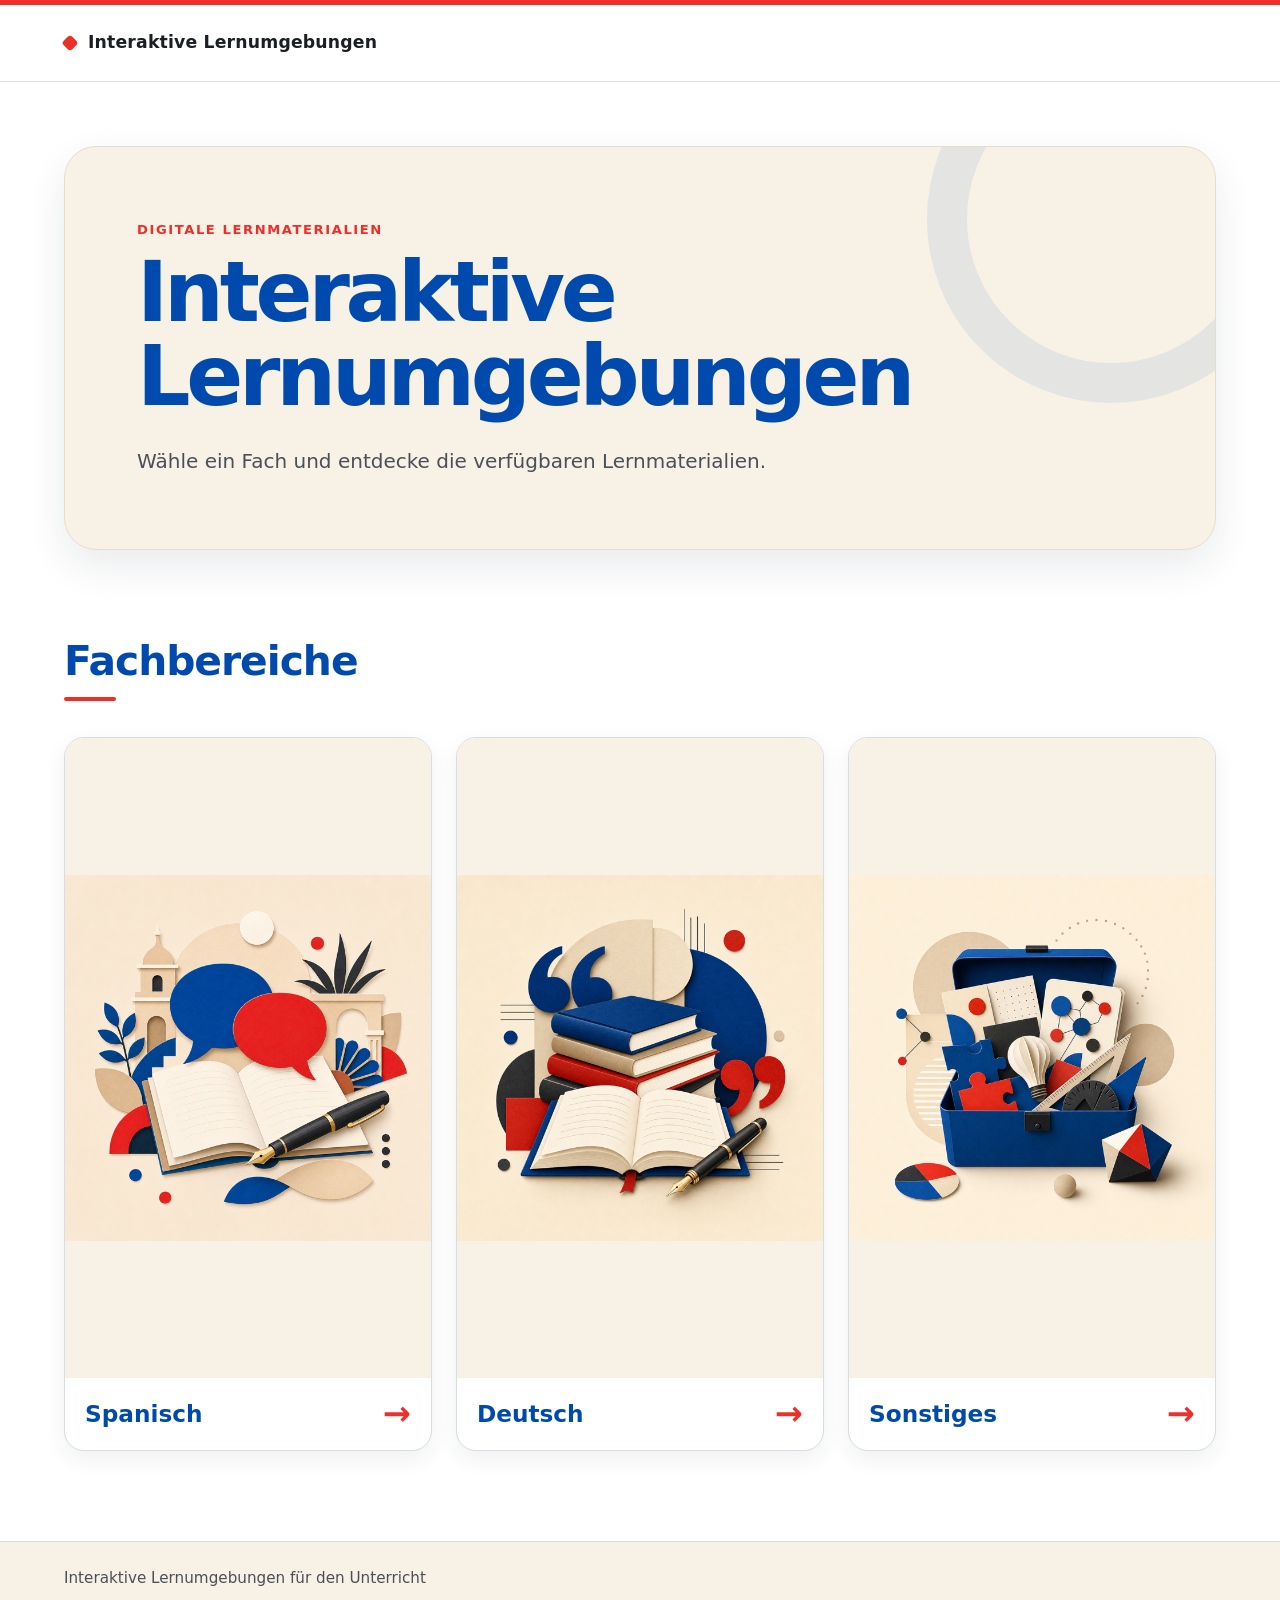
<file: index.html>
<!DOCTYPE html>
<html lang="de">
<head>
  <meta charset="UTF-8">
  <meta name="viewport" content="width=device-width, initial-scale=1.0">
  <meta name="description" content="Interaktive Lernumgebungen und digitale Lernmaterialien für den Unterricht.">
  <meta name="robots" content="noindex, nofollow, noarchive">
  <title>Interaktive Lernumgebungen</title>
  <link rel="stylesheet" href="assets/styles.css">
</head>
<body>
  <a class="skip-link" href="#faecher">Zu den Fachbereichen</a>

  <header class="site-header">
    <div class="page-width header-inner">
      <p class="site-title">Interaktive Lernumgebungen</p>
    </div>
  </header>

  <main class="page-width">
    <section class="page-intro home-intro" aria-labelledby="page-title">
      <p class="eyebrow">Digitale Lernmaterialien</p>
      <h1 id="page-title">Interaktive Lernumgebungen</h1>
      <p class="intro-text">Wähle ein Fach und entdecke die verfügbaren Lernmaterialien.</p>
    </section>

    <section class="overview" id="faecher" aria-labelledby="subjects-heading">
      <h2 class="section-heading" id="subjects-heading">Fachbereiche</h2>
      <div class="card-grid card-grid-three">
        <a class="image-card" href="spanisch/index.html">
          <img src="assets/images/spanisch.png" alt="" width="640" height="640">
          <span class="card-label">Spanisch <span aria-hidden="true">→</span></span>
        </a>
        <a class="image-card" href="deutsch/index.html">
          <img src="assets/images/deutsch.png" alt="" width="640" height="640">
          <span class="card-label">Deutsch <span aria-hidden="true">→</span></span>
        </a>
        <a class="image-card" href="sonstiges/index.html">
          <img src="assets/images/sonstiges.png" alt="" width="640" height="640">
          <span class="card-label">Sonstiges <span aria-hidden="true">→</span></span>
        </a>
      </div>
    </section>
  </main>

  <footer class="site-footer">
    <div class="page-width footer-inner">
      <p>Interaktive Lernumgebungen für den Unterricht</p>
    </div>
  </footer>
</body>
</html>
</file>
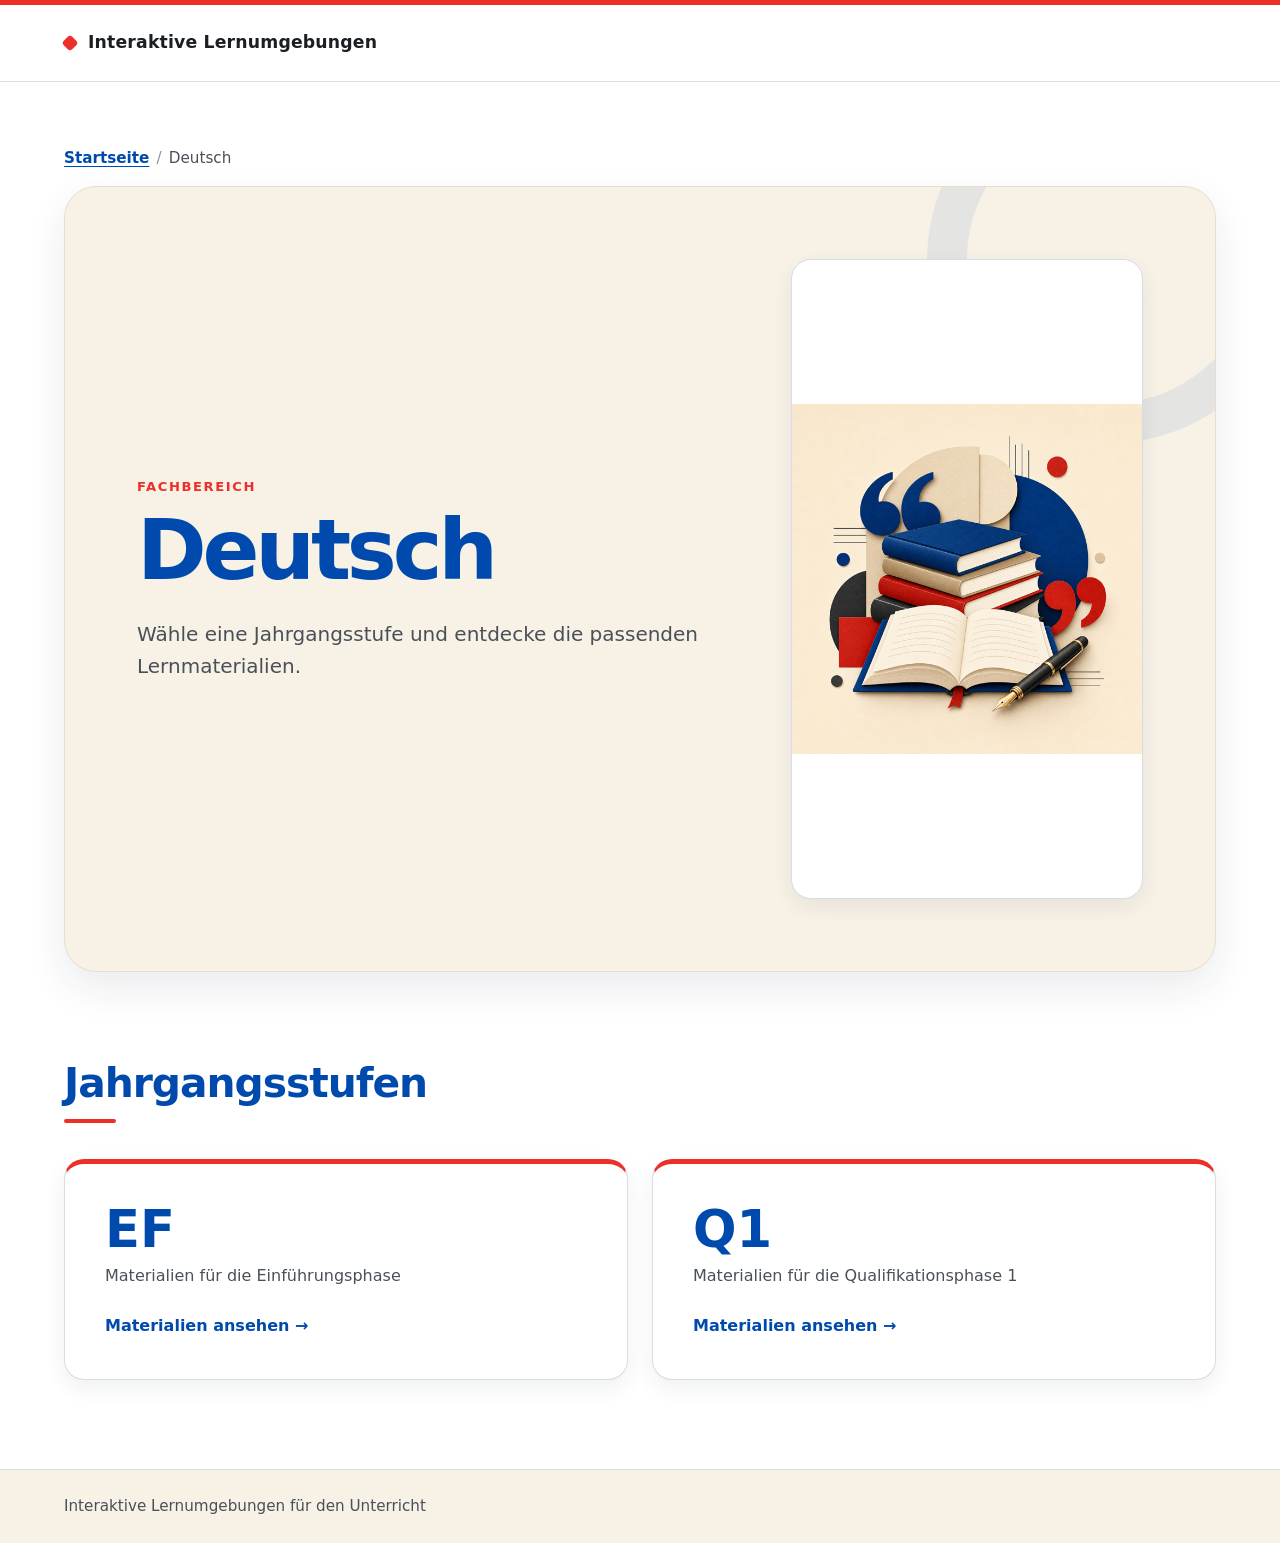
<file: deutsch/index.html>
<!DOCTYPE html>
<html lang="de">
<head>
  <meta charset="UTF-8">
  <meta name="viewport" content="width=device-width, initial-scale=1.0">
  <meta name="description" content="Interaktive Lernmaterialien für das Fach Deutsch.">
  <meta name="robots" content="noindex, nofollow, noarchive">
  <title>Deutsch – Interaktive Lernumgebungen</title>
  <link rel="stylesheet" href="../assets/styles.css">
</head>
<body>
  <a class="skip-link" href="#jahrgaenge">Zu den Jahrgangsstufen</a>
  <header class="site-header">
    <div class="page-width header-inner"><p class="site-title">Interaktive Lernumgebungen</p></div>
  </header>
  <main class="page-width">
    <nav class="breadcrumbs" aria-label="Brotkrümelnavigation">
      <a href="../index.html">Startseite</a><span aria-hidden="true">/</span><span aria-current="page">Deutsch</span>
    </nav>
    <section class="page-intro" aria-labelledby="page-title">
      <div>
        <p class="eyebrow">Fachbereich</p>
        <h1 id="page-title">Deutsch</h1>
        <p class="intro-text">Wähle eine Jahrgangsstufe und entdecke die passenden Lernmaterialien.</p>
      </div>
      <img class="intro-image" src="../assets/images/deutsch.png" alt="" width="640" height="640">
    </section>
    <section class="overview" id="jahrgaenge" aria-labelledby="stages-heading">
      <h2 class="section-heading" id="stages-heading">Jahrgangsstufen</h2>
      <div class="card-grid">
        <a class="stage-card" href="ef/index.html"><div><h3>EF</h3><p>Materialien für die Einführungsphase</p></div><span class="card-action">Materialien ansehen →</span></a>
        <a class="stage-card" href="q1/index.html"><div><h3>Q1</h3><p>Materialien für die Qualifikationsphase 1</p></div><span class="card-action">Materialien ansehen →</span></a>
      </div>
    </section>
  </main>
  <footer class="site-footer"><div class="page-width footer-inner"><p>Interaktive Lernumgebungen für den Unterricht</p></div></footer>
</body>
</html>
</file>
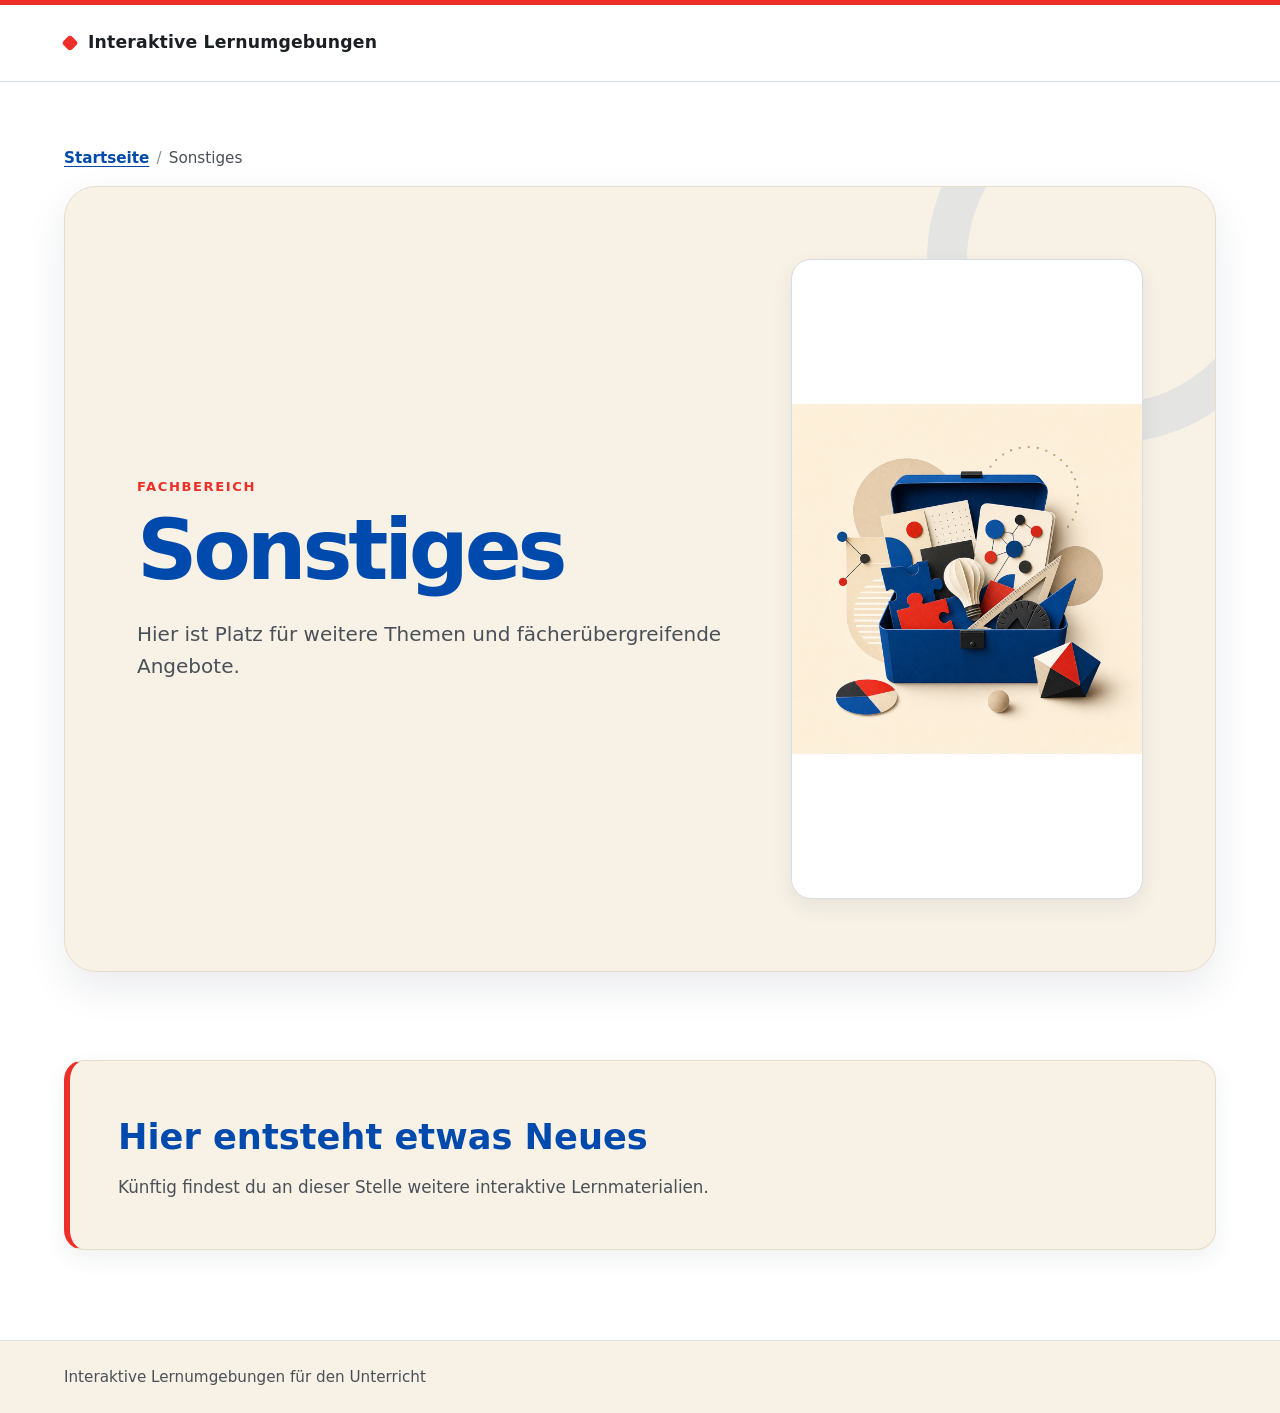
<file: sonstiges/index.html>
<!DOCTYPE html>
<html lang="de">
<head>
  <meta charset="UTF-8">
  <meta name="viewport" content="width=device-width, initial-scale=1.0">
  <meta name="description" content="Weitere interaktive Lernmaterialien.">
  <meta name="robots" content="noindex, nofollow, noarchive">
  <title>Sonstiges – Interaktive Lernumgebungen</title>
  <link rel="stylesheet" href="../assets/styles.css">
</head>
<body>
  <a class="skip-link" href="#inhalt">Direkt zum Inhalt</a>
  <header class="site-header">
    <div class="page-width header-inner"><p class="site-title">Interaktive Lernumgebungen</p></div>
  </header>
  <main class="page-width" id="inhalt">
    <nav class="breadcrumbs" aria-label="Brotkrümelnavigation">
      <a href="../index.html">Startseite</a><span aria-hidden="true">/</span><span aria-current="page">Sonstiges</span>
    </nav>
    <section class="page-intro" aria-labelledby="page-title">
      <div>
        <p class="eyebrow">Fachbereich</p>
        <h1 id="page-title">Sonstiges</h1>
        <p class="intro-text">Hier ist Platz für weitere Themen und fächerübergreifende Angebote.</p>
      </div>
      <img class="intro-image" src="../assets/images/sonstiges.png" alt="" width="640" height="640">
    </section>
    <section class="overview" aria-labelledby="materials-heading">
      <div class="empty-state">
        <h2 id="materials-heading">Hier entsteht etwas Neues</h2>
        <p>Künftig findest du an dieser Stelle weitere interaktive Lernmaterialien.</p>
      </div>
    </section>
  </main>
  <footer class="site-footer"><div class="page-width footer-inner"><p>Interaktive Lernumgebungen für den Unterricht</p></div></footer>
</body>
</html>
</file>
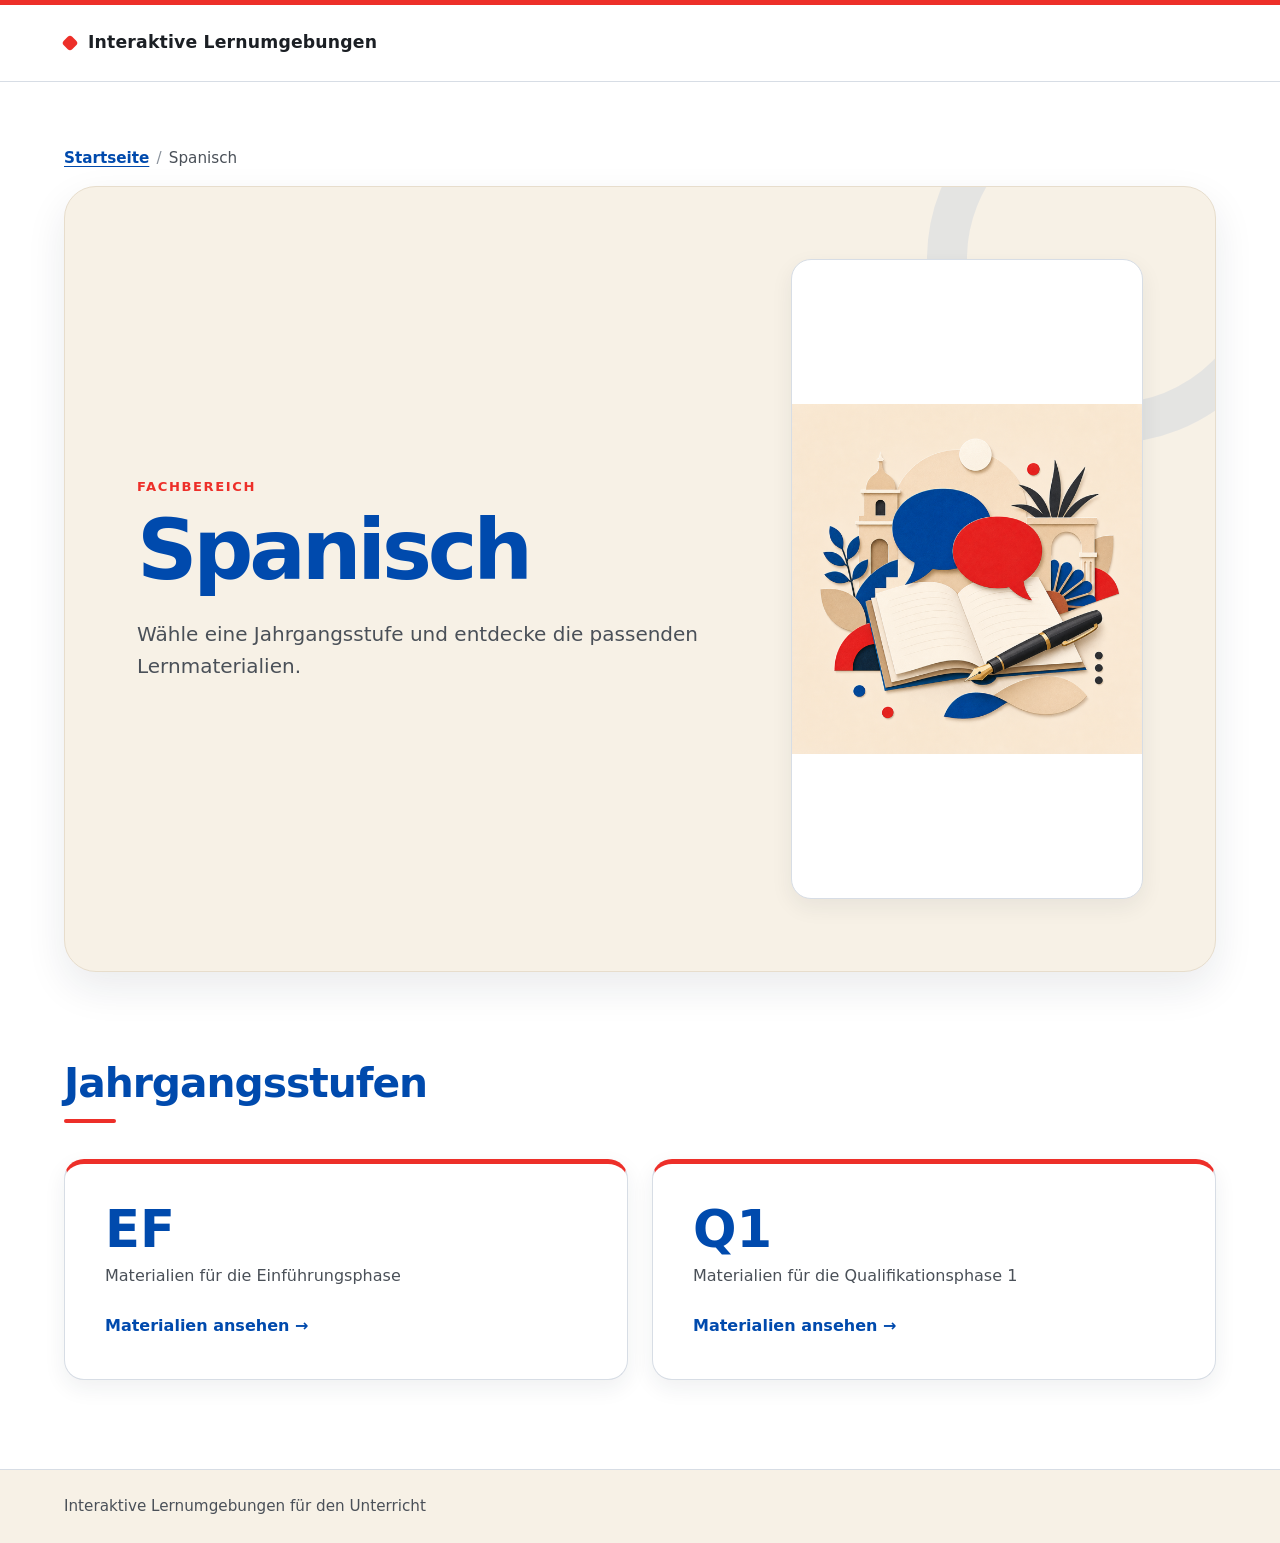
<file: spanisch/index.html>
<!DOCTYPE html>
<html lang="de">
<head>
  <meta charset="UTF-8">
  <meta name="viewport" content="width=device-width, initial-scale=1.0">
  <meta name="description" content="Interaktive Lernmaterialien für das Fach Spanisch.">
  <meta name="robots" content="noindex, nofollow, noarchive">
  <title>Spanisch – Interaktive Lernumgebungen</title>
  <link rel="stylesheet" href="../assets/styles.css">
</head>
<body>
  <a class="skip-link" href="#jahrgaenge">Zu den Jahrgangsstufen</a>
  <header class="site-header">
    <div class="page-width header-inner"><p class="site-title">Interaktive Lernumgebungen</p></div>
  </header>
  <main class="page-width">
    <nav class="breadcrumbs" aria-label="Brotkrümelnavigation">
      <a href="../index.html">Startseite</a><span aria-hidden="true">/</span><span aria-current="page">Spanisch</span>
    </nav>
    <section class="page-intro" aria-labelledby="page-title">
      <div>
        <p class="eyebrow">Fachbereich</p>
        <h1 id="page-title">Spanisch</h1>
        <p class="intro-text">Wähle eine Jahrgangsstufe und entdecke die passenden Lernmaterialien.</p>
      </div>
      <img class="intro-image" src="../assets/images/spanisch.png" alt="" width="640" height="640">
    </section>
    <section class="overview" id="jahrgaenge" aria-labelledby="stages-heading">
      <h2 class="section-heading" id="stages-heading">Jahrgangsstufen</h2>
      <div class="card-grid">
        <a class="stage-card" href="ef/index.html"><div><h3>EF</h3><p>Materialien für die Einführungsphase</p></div><span class="card-action">Materialien ansehen →</span></a>
        <a class="stage-card" href="q1/index.html"><div><h3>Q1</h3><p>Materialien für die Qualifikationsphase 1</p></div><span class="card-action">Materialien ansehen →</span></a>
      </div>
    </section>
  </main>
  <footer class="site-footer"><div class="page-width footer-inner"><p>Interaktive Lernumgebungen für den Unterricht</p></div></footer>
</body>
</html>
</file>
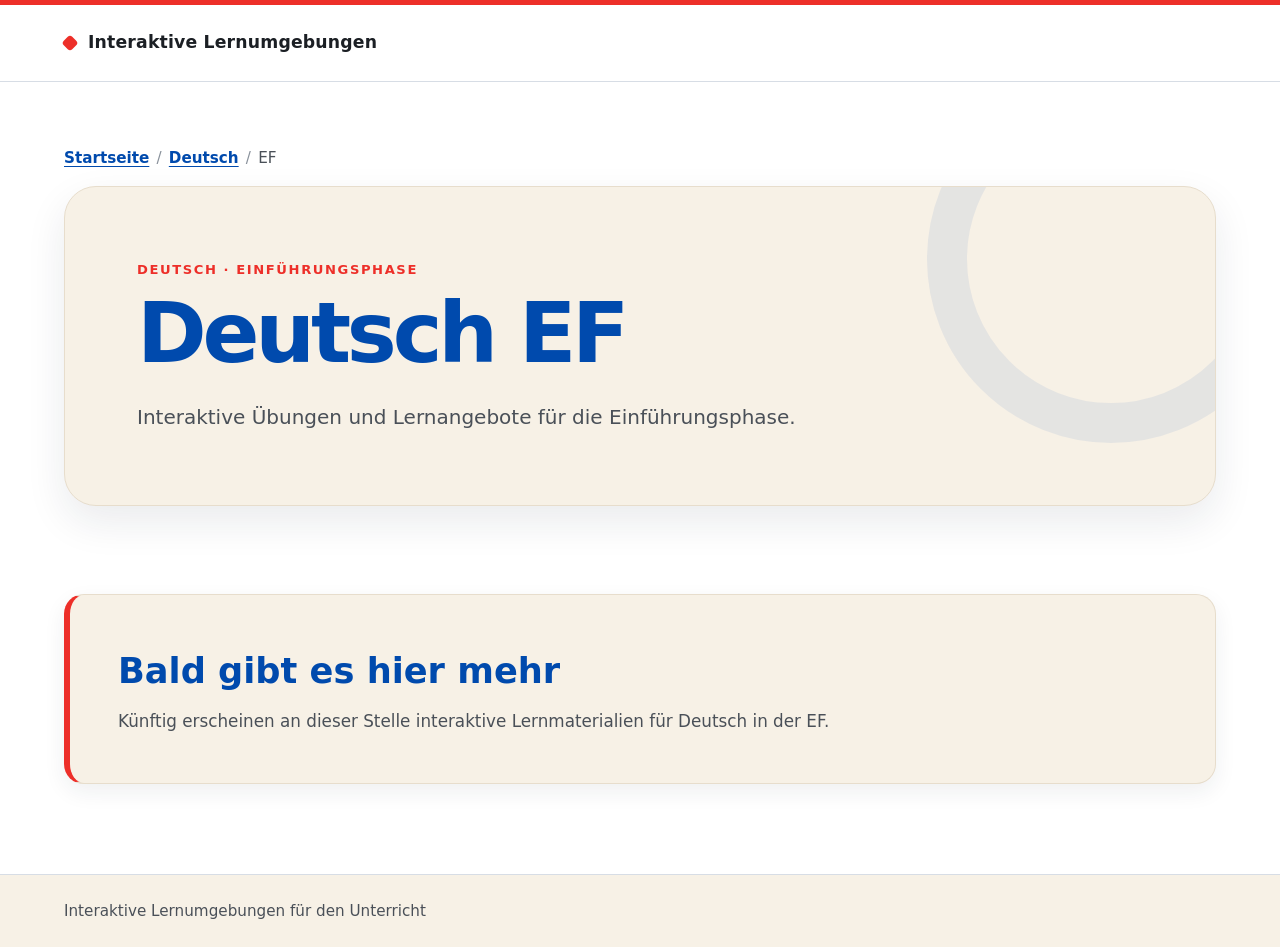
<file: deutsch/ef/index.html>
<!DOCTYPE html>
<html lang="de">
<head>
  <meta charset="UTF-8">
  <meta name="viewport" content="width=device-width, initial-scale=1.0">
  <meta name="description" content="Interaktive Deutsch-Lernmaterialien für die Einführungsphase.">
  <meta name="robots" content="noindex, nofollow, noarchive">
  <title>Deutsch EF – Interaktive Lernumgebungen</title>
  <link rel="stylesheet" href="../../assets/styles.css">
</head>
<body>
  <a class="skip-link" href="#materialien">Zu den Lernmaterialien</a>
  <header class="site-header">
    <div class="page-width header-inner"><p class="site-title">Interaktive Lernumgebungen</p></div>
  </header>
  <main class="page-width">
    <nav class="breadcrumbs" aria-label="Brotkrümelnavigation">
      <a href="../../index.html">Startseite</a><span aria-hidden="true">/</span><a href="../index.html">Deutsch</a><span aria-hidden="true">/</span><span aria-current="page">EF</span>
    </nav>
    <section class="page-intro home-intro" aria-labelledby="page-title">
      <p class="eyebrow">Deutsch · Einführungsphase</p>
      <h1 id="page-title">Deutsch EF</h1>
      <p class="intro-text">Interaktive Übungen und Lernangebote für die Einführungsphase.</p>
    </section>
    <section class="overview" id="materialien" aria-labelledby="materials-heading">
      <div class="empty-state">
        <h2 id="materials-heading">Bald gibt es hier mehr</h2>
        <p>Künftig erscheinen an dieser Stelle interaktive Lernmaterialien für Deutsch in der EF.</p>
      </div>
    </section>
  </main>
  <footer class="site-footer"><div class="page-width footer-inner"><p>Interaktive Lernumgebungen für den Unterricht</p></div></footer>
</body>
</html>
</file>
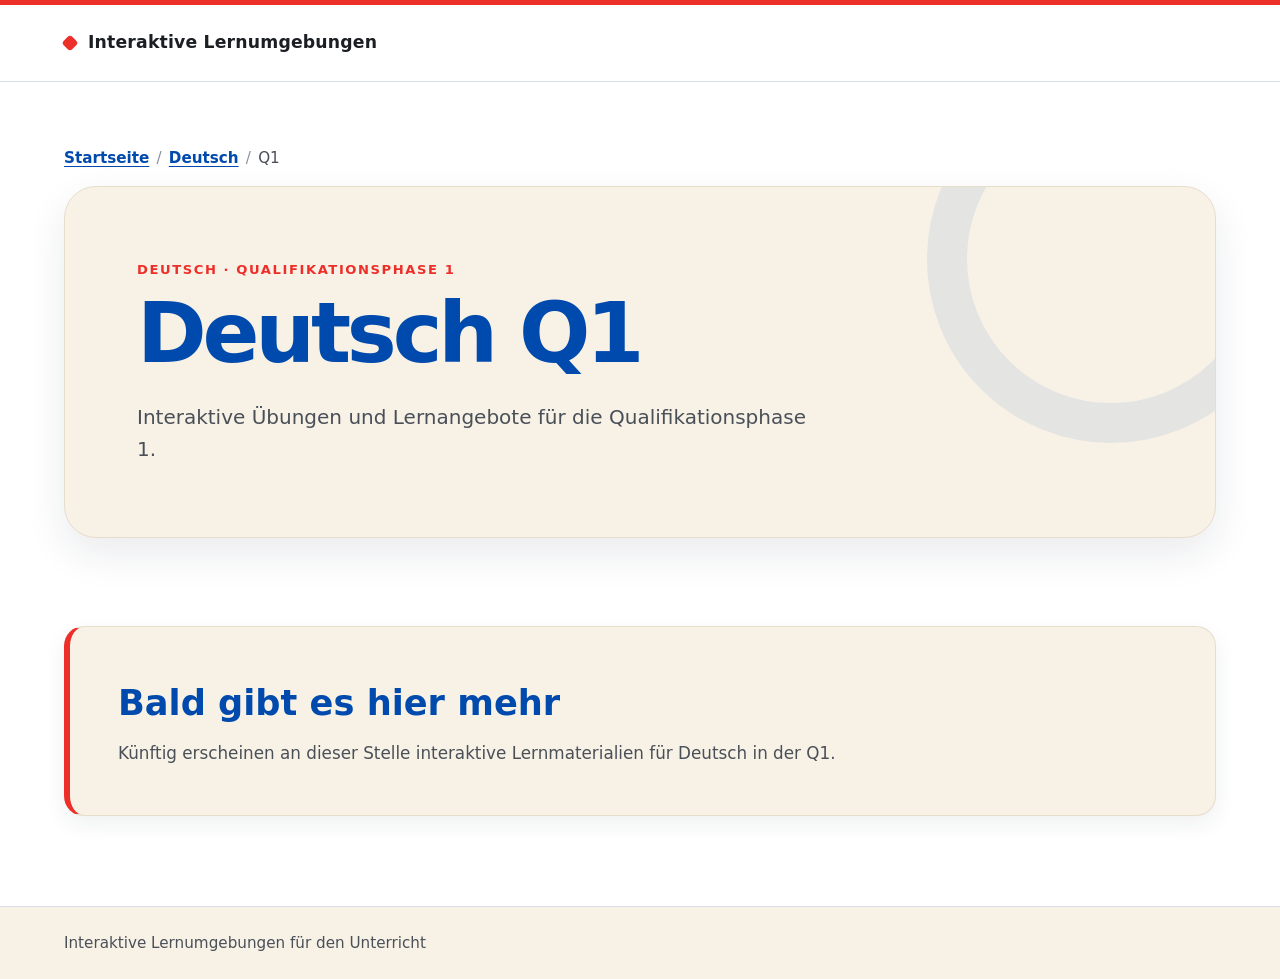
<file: deutsch/q1/index.html>
<!DOCTYPE html>
<html lang="de">
<head>
  <meta charset="UTF-8">
  <meta name="viewport" content="width=device-width, initial-scale=1.0">
  <meta name="description" content="Interaktive Deutsch-Lernmaterialien für die Qualifikationsphase 1.">
  <meta name="robots" content="noindex, nofollow, noarchive">
  <title>Deutsch Q1 – Interaktive Lernumgebungen</title>
  <link rel="stylesheet" href="../../assets/styles.css">
</head>
<body>
  <a class="skip-link" href="#materialien">Zu den Lernmaterialien</a>
  <header class="site-header">
    <div class="page-width header-inner"><p class="site-title">Interaktive Lernumgebungen</p></div>
  </header>
  <main class="page-width">
    <nav class="breadcrumbs" aria-label="Brotkrümelnavigation">
      <a href="../../index.html">Startseite</a><span aria-hidden="true">/</span><a href="../index.html">Deutsch</a><span aria-hidden="true">/</span><span aria-current="page">Q1</span>
    </nav>
    <section class="page-intro home-intro" aria-labelledby="page-title">
      <p class="eyebrow">Deutsch · Qualifikationsphase 1</p>
      <h1 id="page-title">Deutsch Q1</h1>
      <p class="intro-text">Interaktive Übungen und Lernangebote für die Qualifikationsphase 1.</p>
    </section>
    <section class="overview" id="materialien" aria-labelledby="materials-heading">
      <div class="empty-state">
        <h2 id="materials-heading">Bald gibt es hier mehr</h2>
        <p>Künftig erscheinen an dieser Stelle interaktive Lernmaterialien für Deutsch in der Q1.</p>
      </div>
    </section>
  </main>
  <footer class="site-footer"><div class="page-width footer-inner"><p>Interaktive Lernumgebungen für den Unterricht</p></div></footer>
</body>
</html>
</file>
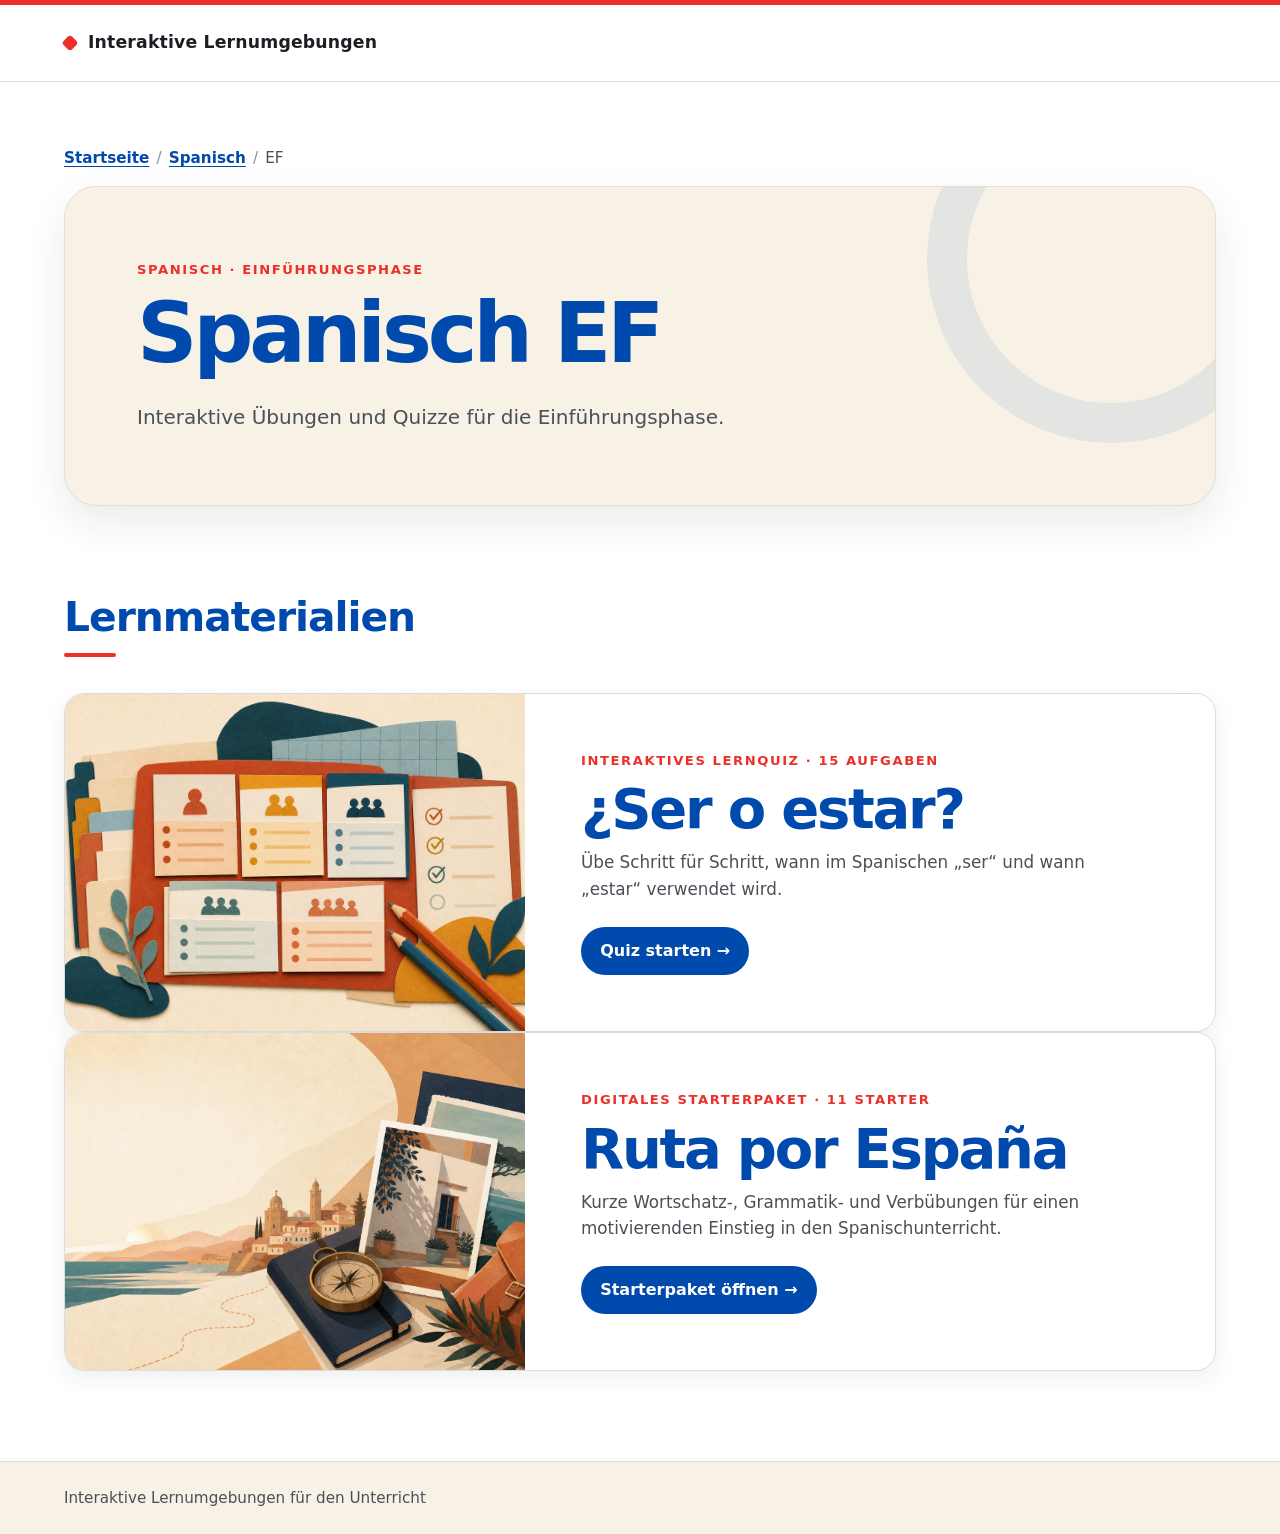
<file: spanisch/ef/index.html>
<!DOCTYPE html>
<html lang="de">
<head>
  <meta charset="UTF-8">
  <meta name="viewport" content="width=device-width, initial-scale=1.0">
  <meta name="description" content="Interaktive Spanisch-Lernmaterialien für die Einführungsphase.">
  <meta name="robots" content="noindex, nofollow, noarchive">
  <title>Spanisch EF – Interaktive Lernumgebungen</title>
  <link rel="stylesheet" href="../../assets/styles.css">
</head>
<body>
  <a class="skip-link" href="#materialien">Zu den Lernmaterialien</a>
  <header class="site-header">
    <div class="page-width header-inner"><p class="site-title">Interaktive Lernumgebungen</p></div>
  </header>
  <main class="page-width">
    <nav class="breadcrumbs" aria-label="Brotkrümelnavigation">
      <a href="../../index.html">Startseite</a><span aria-hidden="true">/</span><a href="../index.html">Spanisch</a><span aria-hidden="true">/</span><span aria-current="page">EF</span>
    </nav>
    <section class="page-intro home-intro" aria-labelledby="page-title">
      <p class="eyebrow">Spanisch · Einführungsphase</p>
      <h1 id="page-title">Spanisch EF</h1>
      <p class="intro-text">Interaktive Übungen und Quizze für die Einführungsphase.</p>
    </section>
    <section class="overview" id="materialien" aria-labelledby="materials-heading">
      <h2 class="section-heading" id="materials-heading">Lernmaterialien</h2>
      <a class="material-card" href="ser-und-estar/index.html">
        <img src="ser-und-estar/assets/images/konjugation.jpg" alt="Illustration mit Lernkarten und Stiften" width="1200" height="800">
        <div class="material-copy">
          <span class="eyebrow">Interaktives Lernquiz · 15 Aufgaben</span>
          <h3>¿Ser o estar?</h3>
          <p>Übe Schritt für Schritt, wann im Spanischen „ser“ und wann „estar“ verwendet wird.</p>
          <span class="button-label">Quiz starten →</span>
        </div>
      </a>
      <a class="material-card" href="ruta-espana-starterpaket/index.html">
        <img src="ruta-espana-starterpaket/assets/ruta-hero.webp" alt="Stilisierte Reisepostkarten mit spanischer Küste, Stadt und Kompass" width="1600" height="914">
        <div class="material-copy">
          <span class="eyebrow">Digitales Starterpaket · 11 Starter</span>
          <h3>Ruta por España</h3>
          <p>Kurze Wortschatz-, Grammatik- und Verbübungen für einen motivierenden Einstieg in den Spanischunterricht.</p>
          <span class="button-label">Starterpaket öffnen →</span>
        </div>
      </a>
    </section>
  </main>
  <footer class="site-footer"><div class="page-width footer-inner"><p>Interaktive Lernumgebungen für den Unterricht</p></div></footer>
</body>
</html>
</file>
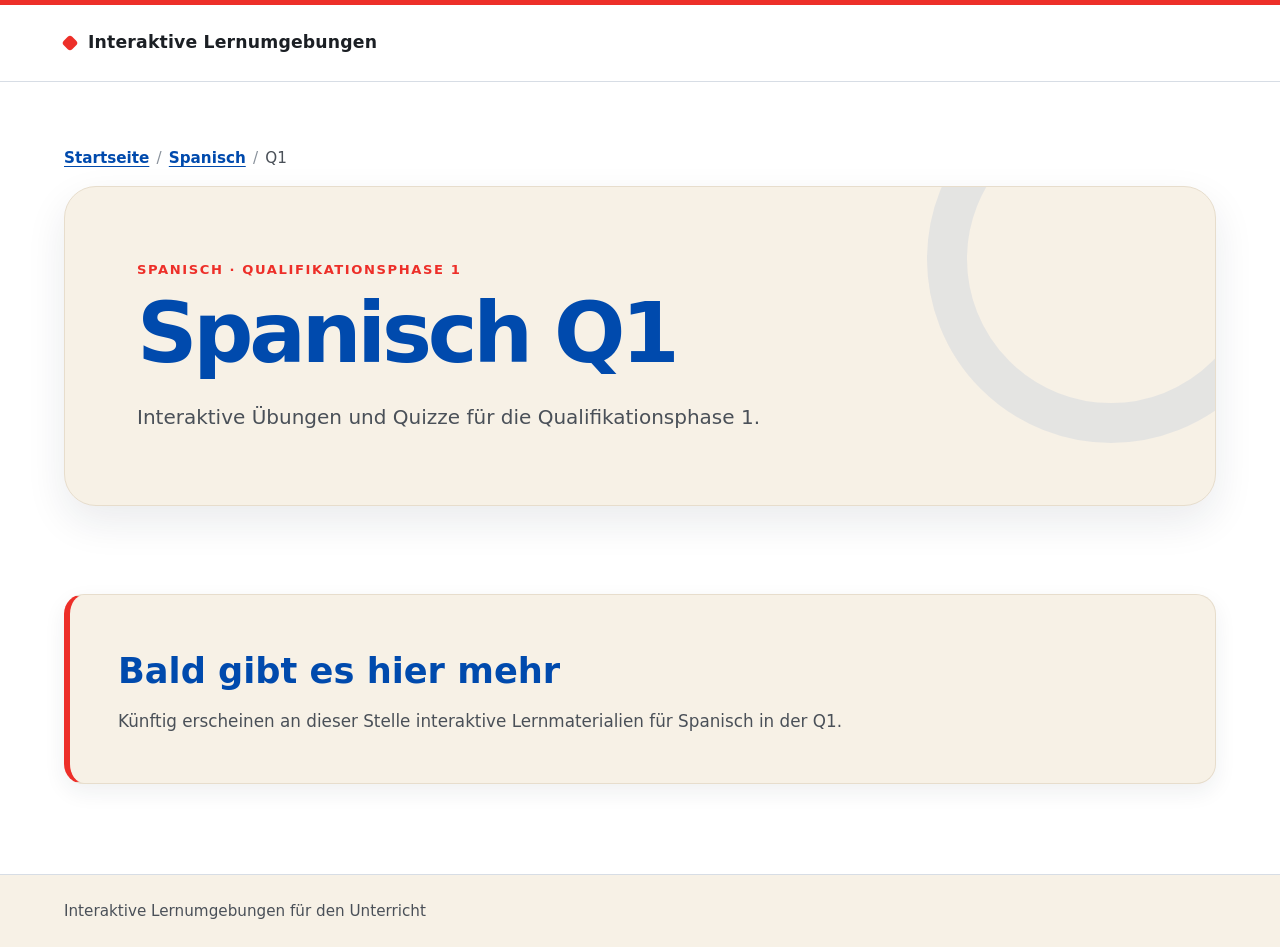
<file: spanisch/q1/index.html>
<!DOCTYPE html>
<html lang="de">
<head>
  <meta charset="UTF-8">
  <meta name="viewport" content="width=device-width, initial-scale=1.0">
  <meta name="description" content="Interaktive Spanisch-Lernmaterialien für die Qualifikationsphase 1.">
  <meta name="robots" content="noindex, nofollow, noarchive">
  <title>Spanisch Q1 – Interaktive Lernumgebungen</title>
  <link rel="stylesheet" href="../../assets/styles.css">
</head>
<body>
  <a class="skip-link" href="#materialien">Zu den Lernmaterialien</a>
  <header class="site-header">
    <div class="page-width header-inner"><p class="site-title">Interaktive Lernumgebungen</p></div>
  </header>
  <main class="page-width">
    <nav class="breadcrumbs" aria-label="Brotkrümelnavigation">
      <a href="../../index.html">Startseite</a><span aria-hidden="true">/</span><a href="../index.html">Spanisch</a><span aria-hidden="true">/</span><span aria-current="page">Q1</span>
    </nav>
    <section class="page-intro home-intro" aria-labelledby="page-title">
      <p class="eyebrow">Spanisch · Qualifikationsphase 1</p>
      <h1 id="page-title">Spanisch Q1</h1>
      <p class="intro-text">Interaktive Übungen und Quizze für die Qualifikationsphase 1.</p>
    </section>
    <section class="overview" id="materialien" aria-labelledby="materials-heading">
      <div class="empty-state">
        <h2 id="materials-heading">Bald gibt es hier mehr</h2>
        <p>Künftig erscheinen an dieser Stelle interaktive Lernmaterialien für Spanisch in der Q1.</p>
      </div>
    </section>
  </main>
  <footer class="site-footer"><div class="page-width footer-inner"><p>Interaktive Lernumgebungen für den Unterricht</p></div></footer>
</body>
</html>
</file>
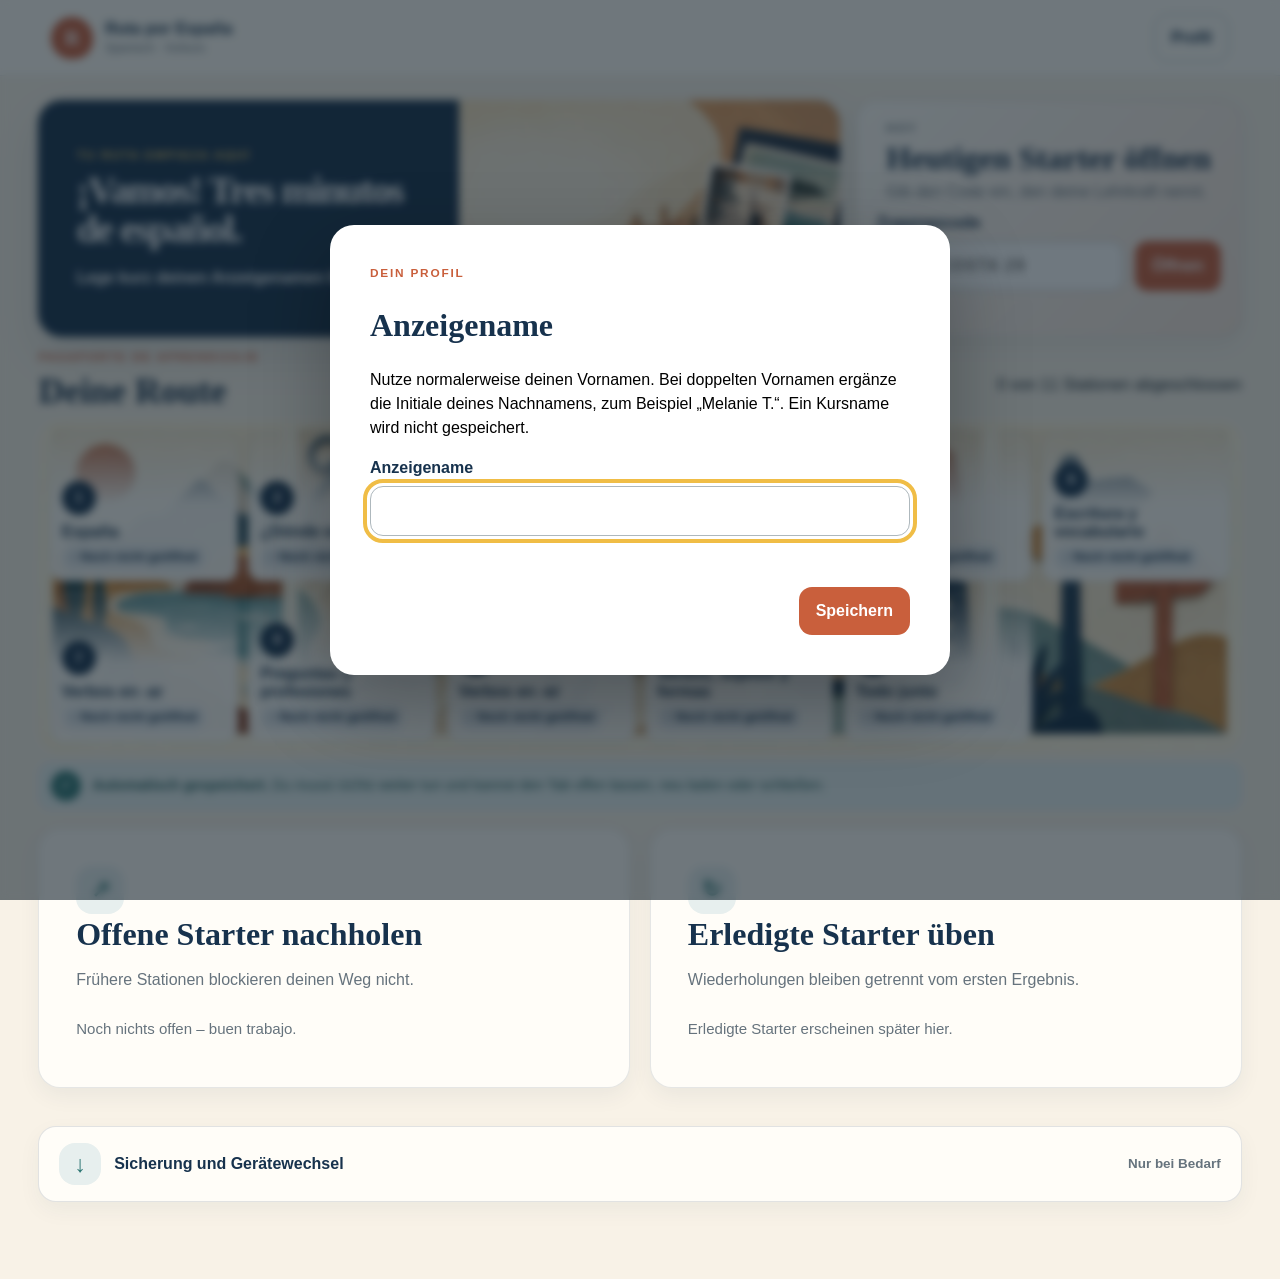
<file: spanisch/ef/ruta-espana-starterpaket/index.html>
<!doctype html>
<html lang="de">
<head>
  <meta charset="utf-8">
  <meta name="viewport" content="width=device-width,initial-scale=1,viewport-fit=cover">
  <meta name="theme-color" content="#17324d">
  <meta name="description" content="Elf kurze Spanisch-Starter für den Vorkurs.">
  <title>Ruta por España – Spanisch-Starter</title>
  <link rel="stylesheet" href="styles.css?v=2.0.1">
</head>
<body>
  <a class="skip-link" href="#main">Zum Inhalt springen</a>
  <header class="site-header">
    <a class="brand" href="./" aria-label="Ruta por España – Startseite">
      <span class="brand-mark" aria-hidden="true">R</span>
      <span><strong>Ruta por España</strong><small>Spanisch · Vorkurs</small></span>
    </a>
    <button id="profile-button" class="button button-quiet" type="button" aria-label="Anzeigenamen ändern">Profil</button>
  </header>

  <main id="main" tabindex="-1">
    <section id="home-view" class="view">
      <div class="launch-grid">
        <div class="hero hero-compact">
          <div class="hero-copy">
            <p class="eyebrow">Tu ruta empieza aquí</p>
            <h1>¡Vamos! Tres minutos de español.</h1>
            <div id="welcome-line" class="welcome-line" aria-live="polite"></div>
          </div>
          <img src="assets/ruta-hero.webp" alt="Stilisierte Reisepostkarten mit Küste, Stadt, Kompass und Reiseroute" width="1600" height="914">
        </div>
        <article class="card today-card">
          <div>
            <p class="eyebrow">Hoy</p>
            <h2 id="today-heading">Heutigen Starter öffnen</h2>
            <p>Gib den Code ein, den deine Lehrkraft nennt.</p>
          </div>
          <form id="code-form" class="code-form" novalidate>
            <label for="access-code">Zugangscode</label>
            <div class="input-row">
              <input id="access-code" name="access-code" autocomplete="off" autocapitalize="characters" spellcheck="false" placeholder="z. B. COSTA 29" required>
              <button class="button button-primary" type="submit">Öffnen</button>
            </div>
            <p id="code-message" class="form-message" aria-live="polite"></p>
          </form>
        </article>
      </div>

      <section class="route-section" aria-labelledby="route-heading">
        <div class="section-heading"><div><p class="eyebrow">Pasaporte de aprendizaje</p><h2 id="route-heading">Deine Route</h2></div><p id="route-summary"></p></div>
        <div id="route-grid" class="route-grid" aria-label="Elf Stationen deiner Lernroute"></div>
        <p class="autosave-note"><span aria-hidden="true">✓</span><span><strong>Automatisch gespeichert.</strong> Du musst nichts weiter tun und kannst den Tab offen lassen, neu laden oder schließen.</span></p>
      </section>

      <section class="dashboard secondary-dashboard" aria-label="Nachholen und Üben">

        <article class="card">
          <span class="card-icon" aria-hidden="true">↗</span>
          <h2>Offene Starter nachholen</h2>
          <p>Frühere Stationen blockieren deinen Weg nicht.</p>
          <div id="makeup-list" class="starter-list"></div>
        </article>

        <article class="card">
          <span class="card-icon" aria-hidden="true">↻</span>
          <h2>Erledigte Starter üben</h2>
          <p>Wiederholungen bleiben getrennt vom ersten Ergebnis.</p>
          <div id="practice-list" class="starter-list"></div>
        </article>
      </section>

      <section class="backup-section" aria-label="Sicherung und Gerätewechsel">
        <details class="backup-panel">
          <summary><span><span class="card-icon" aria-hidden="true">↓</span><strong>Sicherung und Gerätewechsel</strong></span><span class="summary-hint">Nur bei Bedarf</span></summary>
          <div class="backup-content">
            <p>Eine Sicherungsdatei brauchst du nur für eine Sicherheitskopie, eine vereinbarte Teams-Abgabe, einen Gerätewechsel oder nach gelöschten Browserdaten.</p>
            <div class="button-stack">
              <button id="export-button" class="button button-secondary" type="button">Sicherungsdatei speichern</button>
              <label class="button button-quiet file-button">Sicherungsdatei einlesen<input id="import-input" type="file" accept=".txt,text/plain"></label>
            </div>
          </div>
        </details>
      </section>
    </section>

    <section id="starter-view" class="view" hidden aria-labelledby="starter-title">
      <div class="starter-shell">
        <div class="starter-topbar">
          <button id="leave-starter" class="button button-quiet" type="button">← Zur Übersicht</button>
          <div class="progress-wrap"><span id="progress-label">Aufgabe 1</span><div class="progress-track" aria-hidden="true"><span id="progress-bar"></span></div></div>
        </div>
        <header class="starter-heading">
          <p id="starter-kicker" class="eyebrow"></p>
          <h1 id="starter-title"></h1>
          <p id="starter-subtitle" class="lead"></p>
          <div id="focus-chips" class="chips"></div>
        </header>
        <div id="task-area" class="task-area"></div>
      </div>
    </section>
  </main>

  <dialog id="profile-dialog">
    <form id="profile-form" method="dialog" class="dialog-card">
      <p class="eyebrow">Dein Profil</p>
      <h2>Anzeigename</h2>
      <p>Nutze normalerweise deinen Vornamen. Bei doppelten Vornamen ergänze die Initiale deines Nachnamens, zum Beispiel „Melanie T.“. Ein Kursname wird nicht gespeichert.</p>
      <label for="display-name">Anzeigename</label>
      <input id="display-name" maxlength="40" autocomplete="name" required>
      <p id="profile-error" class="form-message" aria-live="polite"></p>
      <div class="dialog-actions"><button id="profile-cancel" class="button button-quiet" type="button">Abbrechen</button><button class="button button-primary" value="save">Speichern</button></div>
    </form>
  </dialog>

  <dialog id="import-dialog">
    <div class="dialog-card">
      <p class="eyebrow">Import prüfen</p>
      <h2>Datei sicher einlesen</h2>
      <div id="import-preview"></div>
      <p>Vorhandene und importierte Bearbeitungen werden anhand stabiler IDs zusammengeführt. Neuere lokale Einträge bleiben erhalten.</p>
      <div class="dialog-actions"><button id="import-cancel" class="button button-quiet" type="button">Abbrechen</button><button id="import-confirm" class="button button-primary" type="button">Zusammenführen</button></div>
    </div>
  </dialog>

  <div id="toast" class="toast" role="status" aria-live="polite" hidden></div>
  <script src="data.js?v=2.0.0"></script>
  <script src="app.js?v=2.0.2"></script>
</body>
</html>
</file>
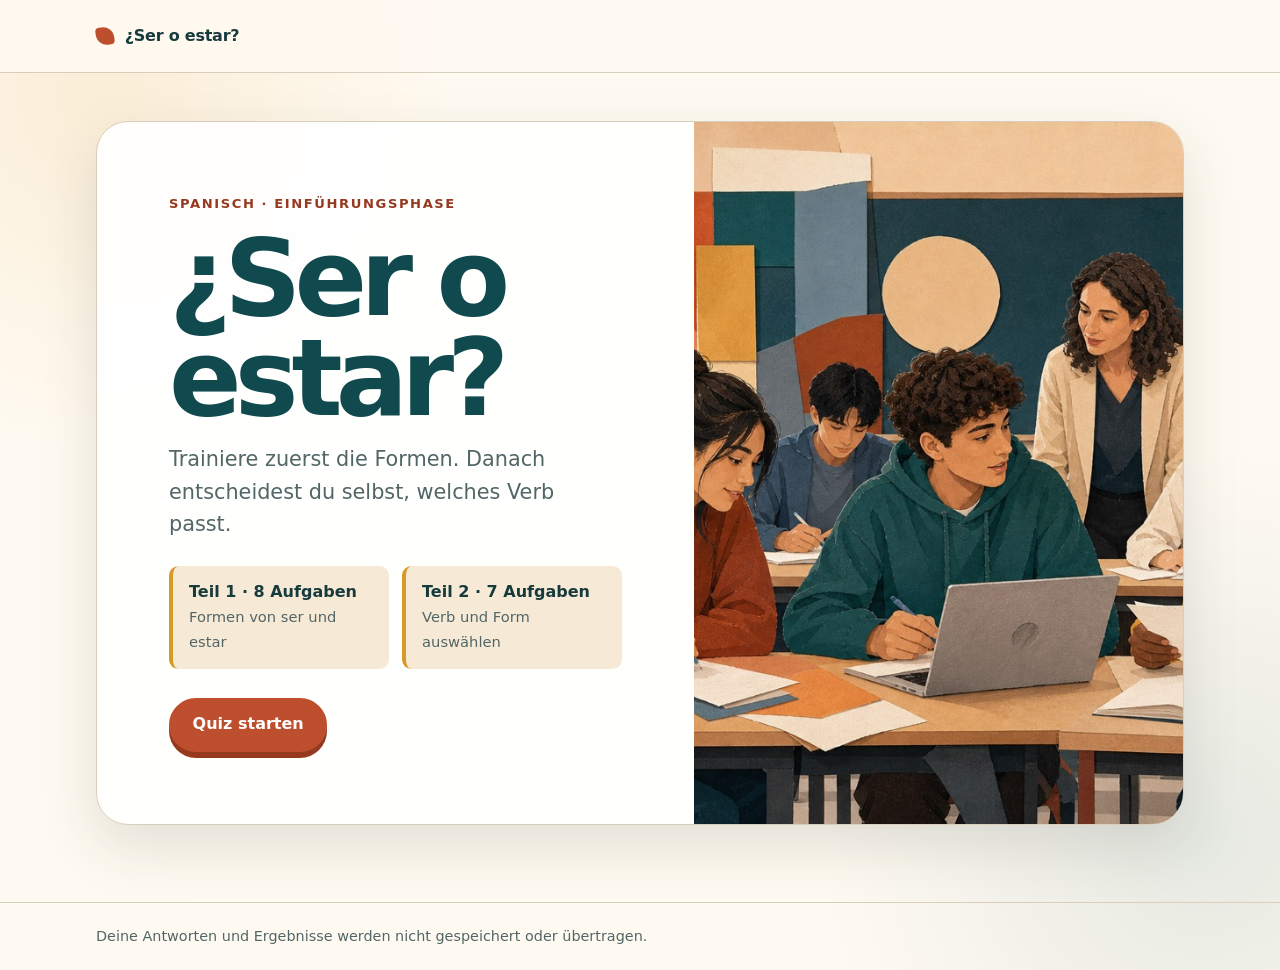
<file: spanisch/ef/ser-und-estar/index.html>
<!DOCTYPE html>
<html lang="de">
<head>
  <meta charset="UTF-8">
  <meta name="viewport" content="width=device-width, initial-scale=1.0">
  <meta name="description" content="Interaktives Spanischquiz zu ser und estar für die Einführungsphase.">
  <meta name="robots" content="noindex, nofollow, noarchive">
  <title>¿Ser o estar? – Interaktives Lernquiz</title>
  <style>
    :root {
      color-scheme: light;
      --ink: #173b3c;
      --ink-soft: #526666;
      --paper: #fffaf1;
      --cream: #f6ead7;
      --white: #ffffff;
      --teal: #155e63;
      --teal-dark: #104a4e;
      --terracotta: #bd4f2e;
      --terracotta-dark: #96391f;
      --gold: #d89a26;
      --line: #d9cdbc;
      --success: #226b47;
      --success-bg: #e4f3e9;
      --retry: #8a3b21;
      --retry-bg: #fbe7df;
      --shadow: 0 22px 55px rgba(43, 50, 42, 0.13);
      --shadow-small: 0 9px 22px rgba(43, 50, 42, 0.09);
      --radius-xl: 2rem;
      --radius-lg: 1.25rem;
      --max-width: 68rem;
    }

    *, *::before, *::after { box-sizing: border-box; }

    html { min-width: 20rem; background: var(--paper); }

    body {
      min-height: 100vh;
      margin: 0;
      color: var(--ink);
      background:
        radial-gradient(circle at 8% 10%, rgba(216, 154, 38, 0.13), transparent 22rem),
        radial-gradient(circle at 94% 86%, rgba(21, 94, 99, 0.11), transparent 24rem),
        var(--paper);
      font-family: ui-sans-serif, system-ui, -apple-system, BlinkMacSystemFont, "Segoe UI", sans-serif;
      line-height: 1.55;
      -webkit-font-smoothing: antialiased;
    }

    button, a { font: inherit; }

    button { -webkit-tap-highlight-color: transparent; }

    a { color: var(--teal-dark); text-underline-offset: 0.2em; }

    :focus-visible {
      outline: 4px solid var(--gold);
      outline-offset: 4px;
    }

    .skip-link {
      position: fixed;
      z-index: 20;
      top: 0.75rem;
      left: 0.75rem;
      padding: 0.7rem 1rem;
      border-radius: 0.6rem;
      color: var(--white);
      background: var(--teal-dark);
      font-weight: 750;
      transform: translateY(-180%);
    }

    .skip-link:focus { transform: translateY(0); }

    .site-header {
      border-bottom: 1px solid var(--line);
      background: rgba(255, 250, 241, 0.92);
    }

    .header-inner, .app, .footer-inner {
      width: min(calc(100% - 2rem), var(--max-width));
      margin-inline: auto;
    }

    .header-inner {
      display: flex;
      align-items: center;
      justify-content: space-between;
      gap: 1rem;
      min-height: 4.5rem;
    }

    .brand {
      display: flex;
      align-items: center;
      gap: 0.65rem;
      margin: 0;
      color: var(--ink);
      font-weight: 800;
      letter-spacing: -0.015em;
    }

    .brand-mark {
      width: 1.15rem;
      height: 1.15rem;
      border-radius: 0.25rem 0.7rem 0.25rem 0.7rem;
      background: var(--terracotta);
      transform: rotate(-8deg);
    }

    .back-link { font-size: 0.93rem; font-weight: 700; }

    .app { padding-block: clamp(1.5rem, 4vw, 3rem) clamp(3rem, 6vw, 5rem); }

    .screen { display: none; }
    .screen.is-active { display: block; }

    .panel {
      overflow: hidden;
      border: 1px solid var(--line);
      border-radius: var(--radius-xl);
      background: rgba(255, 255, 255, 0.94);
      box-shadow: var(--shadow);
    }

    .hero {
      display: grid;
      grid-template-columns: minmax(0, 1.1fr) minmax(17rem, 0.9fr);
      min-height: 28rem;
    }

    .hero-copy {
      display: flex;
      flex-direction: column;
      justify-content: center;
      padding: clamp(2rem, 6vw, 4.5rem);
    }

    .eyebrow {
      margin: 0 0 0.85rem;
      color: var(--terracotta-dark);
      font-size: 0.82rem;
      font-weight: 850;
      letter-spacing: 0.12em;
      text-transform: uppercase;
    }

    h1, h2, h3, p { margin-top: 0; }

    h1 {
      margin-bottom: 1rem;
      color: var(--teal-dark);
      font-size: clamp(3.1rem, 9vw, 6.7rem);
      line-height: 0.93;
      letter-spacing: -0.065em;
    }

    .lead {
      max-width: 38rem;
      margin-bottom: 1.6rem;
      color: var(--ink-soft);
      font-size: clamp(1.05rem, 2.4vw, 1.3rem);
    }

    .hero-image, .phase-image, .question-image {
      display: block;
      width: 100%;
      height: 100%;
      object-fit: cover;
    }

    .hero-image { min-height: 25rem; }

    .phase-overview {
      display: grid;
      grid-template-columns: repeat(2, minmax(0, 1fr));
      gap: 0.8rem;
      margin: 0 0 1.8rem;
    }

    .phase-card {
      padding: 0.9rem 1rem;
      border-left: 0.28rem solid var(--gold);
      border-radius: 0.6rem;
      background: var(--cream);
    }

    .phase-card strong { display: block; }
    .phase-card span { color: var(--ink-soft); font-size: 0.92rem; }

    .primary-button, .next-button, .restart-button {
      display: inline-flex;
      align-items: center;
      justify-content: center;
      min-height: 3.25rem;
      padding: 0.8rem 1.35rem;
      border: 2px solid var(--terracotta);
      border-radius: 999px;
      color: var(--white);
      background: var(--terracotta);
      box-shadow: 0 6px 0 var(--terracotta-dark);
      font-weight: 800;
      cursor: pointer;
    }

    .primary-button { align-self: flex-start; }

    .primary-button:hover, .next-button:hover, .restart-button:hover { background: var(--terracotta-dark); }

    .quiz-shell { display: grid; gap: 1rem; }

    .quiz-topbar {
      display: flex;
      align-items: center;
      justify-content: space-between;
      gap: 1rem;
      padding-inline: 0.25rem;
    }

    .part-badge {
      margin: 0;
      color: var(--terracotta-dark);
      font-size: 0.9rem;
      font-weight: 850;
      letter-spacing: 0.08em;
      text-transform: uppercase;
    }

    .progress-copy { margin: 0; color: var(--ink-soft); font-weight: 750; }

    .progress-track {
      overflow: hidden;
      height: 0.7rem;
      border-radius: 999px;
      background: #e9ded0;
    }

    .progress-fill {
      width: 0;
      height: 100%;
      border-radius: inherit;
      background: linear-gradient(90deg, var(--terracotta), var(--gold));
      transition: width 260ms ease;
    }

    .question-panel {
      display: grid;
      grid-template-columns: minmax(15rem, 0.68fr) minmax(0, 1.32fr);
    }

    .question-visual { min-height: 31rem; background: var(--cream); }

    .question-content { padding: clamp(1.5rem, 5vw, 3.5rem); }

    .question-kicker {
      margin-bottom: 0.6rem;
      color: var(--ink-soft);
      font-size: 0.92rem;
      font-weight: 700;
    }

    .question-text {
      margin-bottom: 1.5rem;
      color: var(--teal-dark);
      font-size: clamp(1.65rem, 4.5vw, 2.7rem);
      line-height: 1.2;
      letter-spacing: -0.035em;
    }

    .verb-hint {
      display: inline-block;
      margin-left: 0.25em;
      color: var(--terracotta-dark);
      font-size: 0.65em;
      font-weight: 750;
      letter-spacing: 0;
    }

    .answers {
      display: grid;
      grid-template-columns: repeat(2, minmax(0, 1fr));
      gap: 0.75rem;
      margin-bottom: 1rem;
    }

    .answer-button {
      min-height: 3.6rem;
      padding: 0.75rem 1rem;
      border: 2px solid var(--line);
      border-radius: 0.85rem;
      color: var(--ink);
      background: var(--white);
      box-shadow: var(--shadow-small);
      font-size: 1.12rem;
      font-weight: 800;
      cursor: pointer;
    }

    .answer-button:hover:not(:disabled) { border-color: var(--teal); background: #f1f8f6; }
    .answer-button.is-wrong { border-color: var(--retry); color: var(--retry); background: var(--retry-bg); }
    .answer-button.is-correct { border-color: var(--success); color: var(--success); background: var(--success-bg); }
    .answer-button:disabled { cursor: default; opacity: 0.72; }
    .answer-button.is-correct:disabled { opacity: 1; }

    .feedback {
      min-height: 4.25rem;
      margin: 0;
      padding: 0.9rem 1rem;
      border-radius: 0.8rem;
      background: var(--cream);
    }

    .feedback strong { display: block; margin-bottom: 0.1rem; }
    .feedback.is-retry { color: var(--retry); background: var(--retry-bg); }
    .feedback.is-success { color: var(--success); background: var(--success-bg); }

    .question-actions {
      display: flex;
      justify-content: flex-end;
      min-height: 4.3rem;
      padding-top: 1rem;
    }

    .next-button[hidden] { display: none; }

    .interlude {
      display: grid;
      grid-template-columns: minmax(0, 1fr) minmax(16rem, 0.75fr);
    }

    .interlude-copy, .results-copy { padding: clamp(2rem, 6vw, 4.5rem); }

    .interlude h2, .results h2 {
      margin-bottom: 1rem;
      color: var(--teal-dark);
      font-size: clamp(2.2rem, 6vw, 4.4rem);
      line-height: 1.02;
      letter-spacing: -0.05em;
    }

    .memory-aid {
      display: grid;
      gap: 0.75rem;
      margin: 1.5rem 0 2rem;
      padding: 0;
      list-style: none;
    }

    .memory-aid li {
      padding: 0.95rem 1rem;
      border-left: 0.3rem solid var(--gold);
      border-radius: 0 0.75rem 0.75rem 0;
      background: var(--cream);
    }

    .memory-aid strong { color: var(--terracotta-dark); }

    .results {
      display: grid;
      grid-template-columns: minmax(0, 1.2fr) minmax(17rem, 0.8fr);
    }

    .score-grid {
      display: grid;
      grid-template-columns: repeat(3, minmax(0, 1fr));
      gap: 0.8rem;
      margin: 1.7rem 0;
    }

    .score-card {
      padding: 1rem;
      border: 1px solid var(--line);
      border-radius: 0.9rem;
      background: var(--cream);
    }

    .score-card span { display: block; color: var(--ink-soft); font-size: 0.85rem; font-weight: 750; }
    .score-card strong { display: block; color: var(--teal-dark); font-size: 1.6rem; }
    .score-card.total { border-color: var(--gold); background: #fff2cf; }

    .result-message { margin-bottom: 1.5rem; color: var(--ink-soft); font-size: 1.08rem; }

    .result-actions { display: flex; flex-wrap: wrap; align-items: center; gap: 1rem 1.3rem; }

    .site-footer { border-top: 1px solid var(--line); }
    .footer-inner { padding-block: 1.4rem; }
    .footer-inner p { margin: 0; color: var(--ink-soft); font-size: 0.9rem; }

    @media (max-width: 48rem) {
      .hero, .question-panel, .interlude, .results { grid-template-columns: 1fr; }
      .hero-image { max-height: 18rem; min-height: 14rem; }
      .question-visual { min-height: 0; height: clamp(11rem, 42vw, 18rem); }
      .phase-image { max-height: 18rem; }
      .question-content { order: 2; }
      .score-grid { grid-template-columns: 1fr; }
    }

    @media (max-width: 34rem) {
      .header-inner, .app, .footer-inner { width: min(calc(100% - 1.15rem), var(--max-width)); }
      .header-inner { align-items: flex-start; flex-direction: column; justify-content: center; padding-block: 0.8rem; }
      .panel { border-radius: 1.25rem; }
      .hero-copy, .question-content, .interlude-copy, .results-copy { padding: 1.35rem; }
      .phase-overview, .answers { grid-template-columns: 1fr; }
      .answer-button { min-height: 3.35rem; }
      .quiz-topbar { align-items: flex-start; }
      .progress-copy { text-align: right; }
      .question-actions { justify-content: stretch; }
      .next-button { width: 100%; }
    }

    @media (prefers-reduced-motion: reduce) {
      *, *::before, *::after {
        scroll-behavior: auto !important;
        transition-duration: 0.01ms !important;
        animation-duration: 0.01ms !important;
        animation-iteration-count: 1 !important;
      }
    }

    @media (prefers-contrast: more) {
      :root { --ink-soft: #263f40; --line: #687a76; }
      .panel, .answer-button, .score-card { border-width: 2px; }
    }
  </style>
</head>
<body>
  <a class="skip-link" href="#quiz-app">Direkt zum Quiz</a>

  <header class="site-header">
    <div class="header-inner">
      <p class="brand"><span class="brand-mark" aria-hidden="true"></span>¿Ser o estar?</p>
    </div>
  </header>

  <main class="app" id="quiz-app">
    <section class="screen is-active" id="start-screen" aria-labelledby="start-title">
      <div class="panel hero">
        <div class="hero-copy">
          <p class="eyebrow">Spanisch · Einführungsphase</p>
          <h1 id="start-title">¿Ser o estar?</h1>
          <p class="lead">Trainiere zuerst die Formen. Danach entscheidest du selbst, welches Verb passt.</p>
          <div class="phase-overview" aria-label="Die zwei Teile des Quiz">
            <div class="phase-card"><strong>Teil 1 · 8 Aufgaben</strong><span>Formen von ser und estar</span></div>
            <div class="phase-card"><strong>Teil 2 · 7 Aufgaben</strong><span>Verb und Form auswählen</span></div>
          </div>
          <button class="primary-button" id="start-button" type="button">Quiz starten</button>
        </div>
        <img class="hero-image" src="assets/images/klasse.jpg" alt="Jugendliche lernen gemeinsam in einem modernen Klassenraum." width="1200" height="800">
      </div>
    </section>

    <section class="screen" id="quiz-screen" aria-labelledby="question-heading">
      <div class="quiz-shell">
        <div class="quiz-topbar">
          <p class="part-badge" id="part-label">Teil 1</p>
          <p class="progress-copy" id="progress-copy">Aufgabe 1 von 15</p>
        </div>
        <div class="progress-track" role="progressbar" aria-label="Quizfortschritt" aria-valuemin="1" aria-valuemax="15" aria-valuenow="1">
          <div class="progress-fill" id="progress-fill"></div>
        </div>
        <article class="panel question-panel">
          <div class="question-visual">
            <img class="question-image" id="question-image" src="assets/images/konjugation.jpg" alt="Geordnete Lernkarten und Stifte als Symbol für Konjugationsübungen." width="1200" height="800">
          </div>
          <div class="question-content">
            <p class="question-kicker" id="question-kicker">Wähle die passende Form.</p>
            <h2 class="question-text" id="question-heading"></h2>
            <div class="answers" id="answers" aria-label="Antwortmöglichkeiten"></div>
            <div class="feedback" id="feedback" role="status" aria-live="polite">Wähle eine Antwort aus.</div>
            <div class="question-actions">
              <button class="next-button" id="next-button" type="button" hidden>Nächste Aufgabe</button>
            </div>
          </div>
        </article>
      </div>
    </section>

    <section class="screen" id="interlude-screen" aria-labelledby="interlude-title">
      <div class="panel interlude">
        <div class="interlude-copy">
          <p class="eyebrow">8 von 15 Aufgaben geschafft</p>
          <h2 id="interlude-title">Teil 1 geschafft! Jetzt entscheidest du selbst: ser oder estar?</h2>
          <ul class="memory-aid">
            <li><strong>ser:</strong> Wer oder wie ist jemand oder etwas? Woher kommt jemand?</li>
            <li><strong>estar:</strong> Wo befindet sich jemand oder etwas?</li>
          </ul>
          <button class="primary-button" id="continue-button" type="button">Mit Teil 2 weiter</button>
        </div>
        <img class="phase-image" src="assets/images/ort-herkunft.jpg" alt="Stilisierte Stadt und abstrakte Landkarte mit markierten Orten und Wegen." width="1200" height="800">
      </div>
    </section>

    <section class="screen" id="result-screen" aria-labelledby="result-title">
      <div class="panel results">
        <div class="results-copy">
          <p class="eyebrow">Quiz beendet</p>
          <h2 id="result-title">¡Muy bien!</h2>
          <div class="score-grid" aria-label="Deine Ergebnisse">
            <div class="score-card"><span>Ergebnis Teil 1</span><strong id="score-part-1">0 von 8</strong></div>
            <div class="score-card"><span>Ergebnis Teil 2</span><strong id="score-part-2">0 von 7</strong></div>
            <div class="score-card total"><span>Gesamtergebnis</span><strong id="score-total">0 von 15</strong></div>
          </div>
          <p class="result-message" id="result-message"></p>
          <div class="result-actions">
            <button class="restart-button" id="restart-button" type="button">Quiz neu starten</button>
          </div>
        </div>
        <img class="phase-image" src="assets/images/bibliothek.jpg" alt="Bücher und ein Rucksack in einer modernen Bibliothek." width="1200" height="800">
      </div>
    </section>
  </main>

  <footer class="site-footer">
    <div class="footer-inner"><p>Deine Antworten und Ergebnisse werden nicht gespeichert oder übertragen.</p></div>
  </footer>

  <script>
    const questions = [
      { text: "Yo ___ estudiante.", hint: "ser", answer: "soy", options: ["soy", "eres", "estoy"], explanation: "Die Form von ser für yo lautet soy.", image: "konjugation" },
      { text: "Tú ___ en la clase.", hint: "estar", answer: "estás", options: ["estoy", "estás", "está"], explanation: "Die Form von estar für tú lautet estás.", image: "klasse" },
      { text: "Ella ___ de Perú.", hint: "ser", answer: "es", options: ["soy", "eres", "es"], explanation: "Die Form von ser für él, ella und usted lautet es.", image: "ort-herkunft" },
      { text: "Nosotros ___ en Madrid.", hint: "estar", answer: "estamos", options: ["estoy", "estáis", "estamos"], explanation: "Die Form von estar für nosotros und nosotras lautet estamos.", image: "ort-herkunft" },
      { text: "Vosotros ___ amigos.", hint: "ser", answer: "sois", options: ["somos", "sois", "son"], explanation: "Die Form von ser für vosotros und vosotras lautet sois.", image: "klasse" },
      { text: "Ellas ___ en la escuela.", hint: "estar", answer: "están", options: ["estamos", "estáis", "están"], explanation: "Die Form von estar für ellos, ellas und ustedes lautet están.", image: "klasse" },
      { text: "Tú ___ de Alemania.", hint: "ser", answer: "eres", options: ["soy", "eres", "es"], explanation: "Die Form von ser für tú lautet eres.", image: "ort-herkunft" },
      { text: "Yo ___ en casa.", hint: "estar", answer: "estoy", options: ["estoy", "estás", "está"], explanation: "Die Form von estar für yo lautet estoy.", image: "konjugation" },
      { text: "Nosotros ___ alumnos de español.", answer: "somos", options: ["somos", "estamos", "son", "sois"], explanation: "Für Identität beziehungsweise Zugehörigkeit verwendet man ser. Die Form für nosotros lautet somos.", image: "klasse" },
      { text: "Los libros ___ en la mochila.", answer: "están", options: ["son", "están", "estáis", "es"], explanation: "Es geht um den Ort der Bücher. Für Ortsangaben verwendet man estar. Die Form für los libros lautet están.", image: "bibliothek" },
      { text: "Mi amigo Pablo ___ muy simpático.", answer: "es", options: ["es", "está", "soy", "son"], explanation: "Hier wird Pablo beschrieben. Dafür verwendet man ser. Die Form für Pablo lautet es.", image: "klasse" },
      { text: "Vosotras ___ en la biblioteca.", answer: "estáis", options: ["sois", "estáis", "estamos", "están"], explanation: "Es geht um euren Aufenthaltsort. Dafür verwendet man estar. Die Form für vosotras lautet estáis.", image: "bibliothek" },
      { text: "Carlos y Lucía ___ de México.", answer: "son", options: ["están", "somos", "son", "es"], explanation: "Für die Herkunft verwendet man ser. Die Form für Carlos y Lucía lautet son.", image: "ort-herkunft" },
      { text: "El profesor ___ en el aula.", answer: "está", options: ["es", "está", "estoy", "están"], explanation: "Es geht um den Aufenthaltsort des Lehrers. Dafür verwendet man estar. Die Form für el profesor lautet está.", image: "klasse" },
      { text: "¿Usted ___ la profesora de español?", answer: "es", options: ["está", "eres", "es", "soy"], explanation: "Es geht um die Identität der Person. Dafür verwendet man ser. Die Form für usted lautet es.", image: "klasse" }
    ];

    const imageData = {
      konjugation: { src: "assets/images/konjugation.jpg", alt: "Geordnete Lernkarten und Stifte als Symbol für Konjugationsübungen." },
      klasse: { src: "assets/images/klasse.jpg", alt: "Jugendliche lernen gemeinsam in einem modernen Klassenraum." },
      "ort-herkunft": { src: "assets/images/ort-herkunft.jpg", alt: "Stilisierte Stadt und abstrakte Landkarte mit markierten Orten und Wegen." },
      bibliothek: { src: "assets/images/bibliothek.jpg", alt: "Bücher und ein Rucksack in einer modernen Bibliothek." }
    };

    const screens = [...document.querySelectorAll(".screen")];
    const startButton = document.querySelector("#start-button");
    const continueButton = document.querySelector("#continue-button");
    const restartButton = document.querySelector("#restart-button");
    const nextButton = document.querySelector("#next-button");
    const questionHeading = document.querySelector("#question-heading");
    const questionKicker = document.querySelector("#question-kicker");
    const partLabel = document.querySelector("#part-label");
    const progressCopy = document.querySelector("#progress-copy");
    const progressTrack = document.querySelector("[role='progressbar']");
    const progressFill = document.querySelector("#progress-fill");
    const answers = document.querySelector("#answers");
    const feedback = document.querySelector("#feedback");
    const questionImage = document.querySelector("#question-image");

    let currentIndex = 0;
    let scores = [0, 0];
    let firstAttempt = true;
    let answered = false;

    function showScreen(id, focusTarget) {
      screens.forEach((screen) => {
        const active = screen.id === id;
        screen.classList.toggle("is-active", active);
        screen.setAttribute("aria-hidden", String(!active));
      });
      window.scrollTo({ top: 0, behavior: "smooth" });
      if (focusTarget) requestAnimationFrame(() => focusTarget.focus());
    }

    function renderQuestion() {
      const question = questions[currentIndex];
      const part = currentIndex < 8 ? 1 : 2;
      const picture = imageData[question.image];

      firstAttempt = true;
      answered = false;
      partLabel.textContent = `Teil ${part}`;
      progressCopy.textContent = `Aufgabe ${currentIndex + 1} von ${questions.length}`;
      progressTrack.setAttribute("aria-valuenow", String(currentIndex + 1));
      progressFill.style.width = `${((currentIndex + 1) / questions.length) * 100}%`;
      questionKicker.textContent = part === 1 ? "Wähle nur die passende konjugierte Form." : "Wähle das richtige Verb in der passenden Form.";
      questionHeading.textContent = question.text;
      if (question.hint) {
        const hint = document.createElement("span");
        hint.className = "verb-hint";
        hint.textContent = `(${question.hint})`;
        questionHeading.append(" ", hint);
      }
      questionImage.src = picture.src;
      questionImage.alt = picture.alt;
      answers.replaceChildren();

      question.options.forEach((option) => {
        const button = document.createElement("button");
        button.type = "button";
        button.className = "answer-button";
        button.textContent = option;
        button.addEventListener("click", () => checkAnswer(button, option));
        answers.append(button);
      });

      feedback.className = "feedback";
      feedback.textContent = "Wähle eine Antwort aus.";
      nextButton.hidden = true;
      nextButton.textContent = currentIndex === questions.length - 1 ? "Ergebnis ansehen" : "Nächste Aufgabe";
      showScreen("quiz-screen", questionHeading);
    }

    function checkAnswer(button, option) {
      if (answered) return;
      const question = questions[currentIndex];

      if (option === question.answer) {
        answered = true;
        button.classList.add("is-correct");
        if (firstAttempt) scores[currentIndex < 8 ? 0 : 1] += 1;
        [...answers.children].forEach((answerButton) => { answerButton.disabled = true; });
        feedback.className = "feedback is-success";
        feedback.innerHTML = `<strong>Richtig!</strong>${question.explanation}`;
        nextButton.hidden = false;
        nextButton.focus();
      } else {
        firstAttempt = false;
        button.classList.add("is-wrong");
        button.disabled = true;
        feedback.className = "feedback is-retry";
        feedback.innerHTML = "<strong>Noch nicht.</strong>Versuche es noch einmal.";
        const nextChoice = [...answers.children].find((answerButton) => !answerButton.disabled);
        if (nextChoice) nextChoice.focus();
      }
    }

    function finishQuiz() {
      const total = scores[0] + scores[1];
      document.querySelector("#score-part-1").textContent = `${scores[0]} von 8`;
      document.querySelector("#score-part-2").textContent = `${scores[1]} von 7`;
      document.querySelector("#score-total").textContent = `${total} von 15`;

      let title = "Weiter üben – du bist auf dem Weg!";
      let message = "Du hast jede Aufgabe gelöst. Wiederhole das Quiz und achte besonders darauf: ser beschreibt Identität, Herkunft, Zugehörigkeit und Eigenschaften; estar zeigt hier den Ort.";
      if (total >= 14) {
        title = "¡Excelente!";
        message = "Du unterscheidest die Formen und Verwendungen schon sehr sicher. Stark gemacht!";
      } else if (total >= 11) {
        title = "¡Muy bien!";
        message = "Das klappt schon richtig gut. Mit einer weiteren Runde sitzen auch die letzten Formen sicher.";
      } else if (total >= 8) {
        title = "¡Bien hecho!";
        message = "Die Grundlage stimmt. Schau dir bei einer weiteren Runde besonders die Personen und Endungen an.";
      }

      document.querySelector("#result-title").textContent = title;
      document.querySelector("#result-message").textContent = message;
      showScreen("result-screen", document.querySelector("#result-title"));
    }

    function restartQuiz() {
      currentIndex = 0;
      scores = [0, 0];
      firstAttempt = true;
      answered = false;
      showScreen("start-screen", document.querySelector("#start-title"));
    }

    startButton.addEventListener("click", () => {
      currentIndex = 0;
      scores = [0, 0];
      renderQuestion();
    });

    nextButton.addEventListener("click", () => {
      if (!answered) return;
      if (currentIndex === 7) {
        currentIndex = 8;
        showScreen("interlude-screen", document.querySelector("#interlude-title"));
      } else if (currentIndex === questions.length - 1) {
        finishQuiz();
      } else {
        currentIndex += 1;
        renderQuestion();
      }
    });

    continueButton.addEventListener("click", renderQuestion);
    restartButton.addEventListener("click", restartQuiz);
  </script>
</body>
</html>
</file>
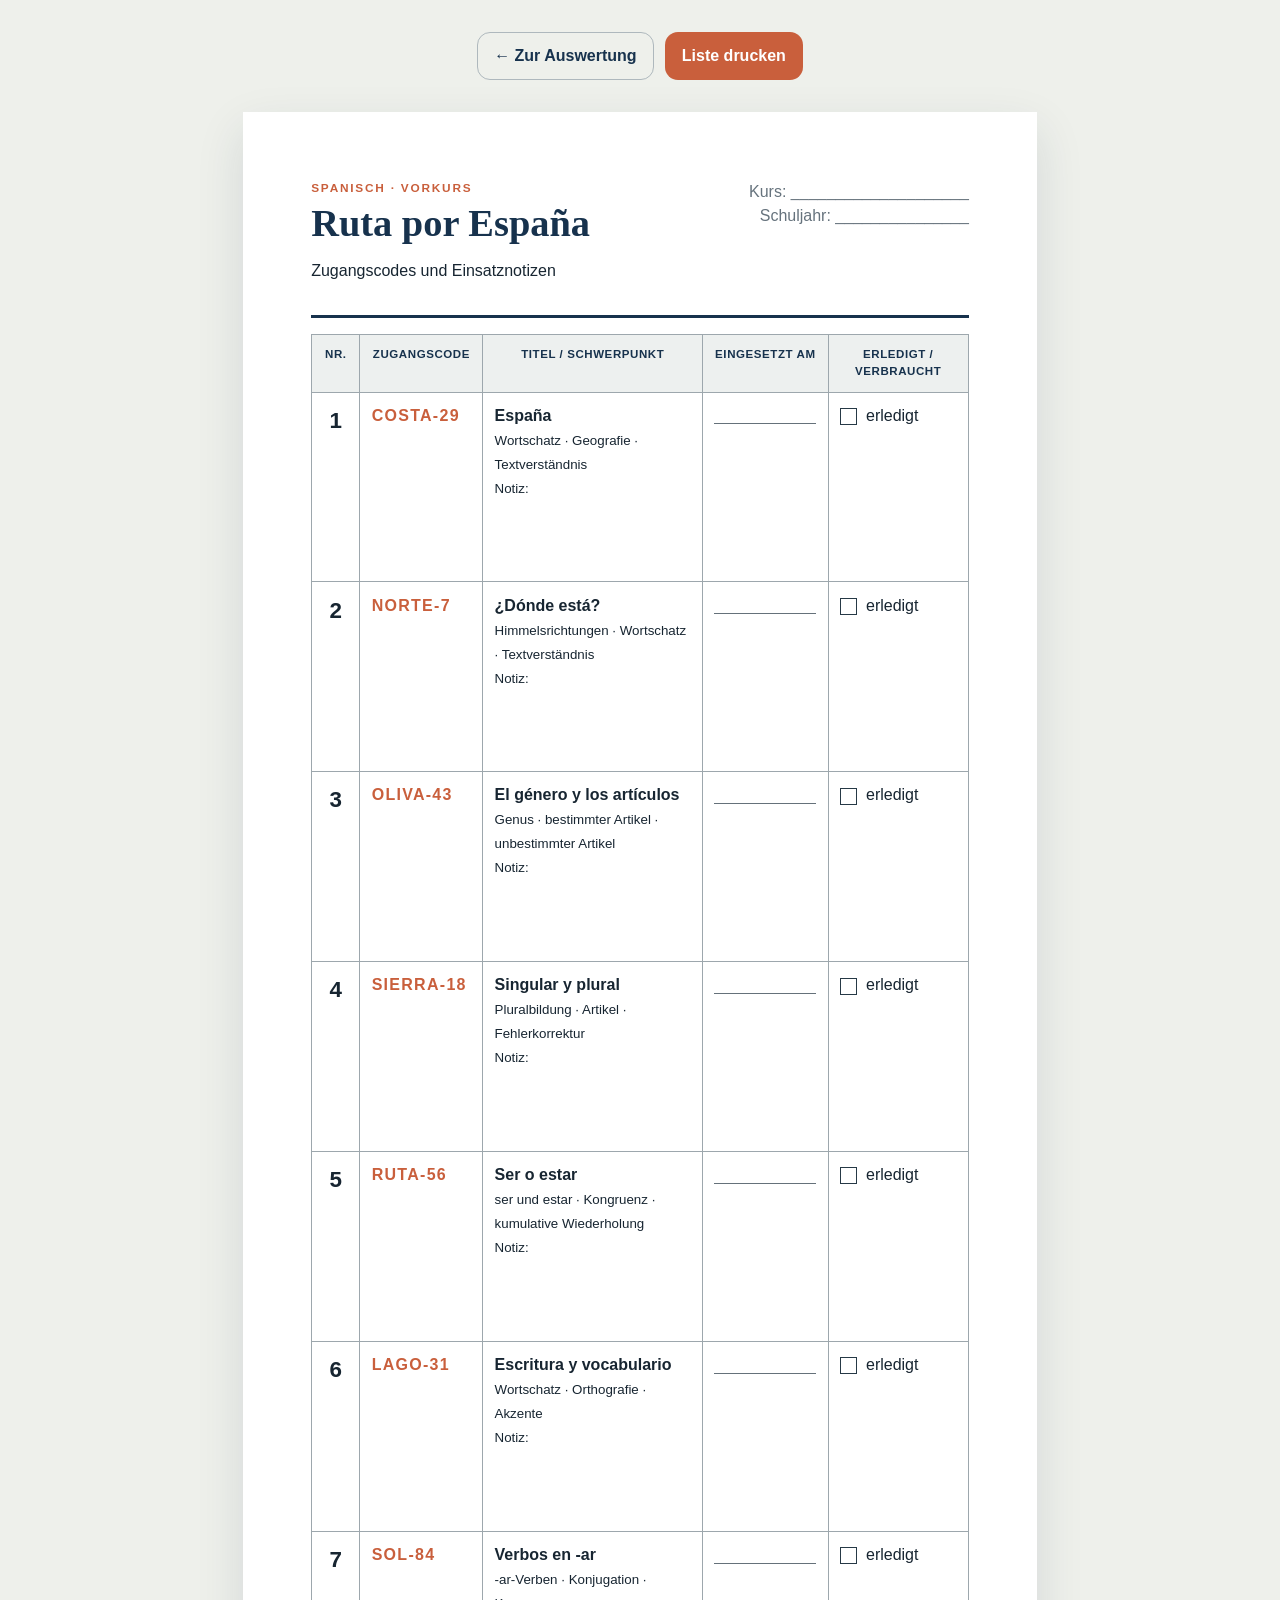
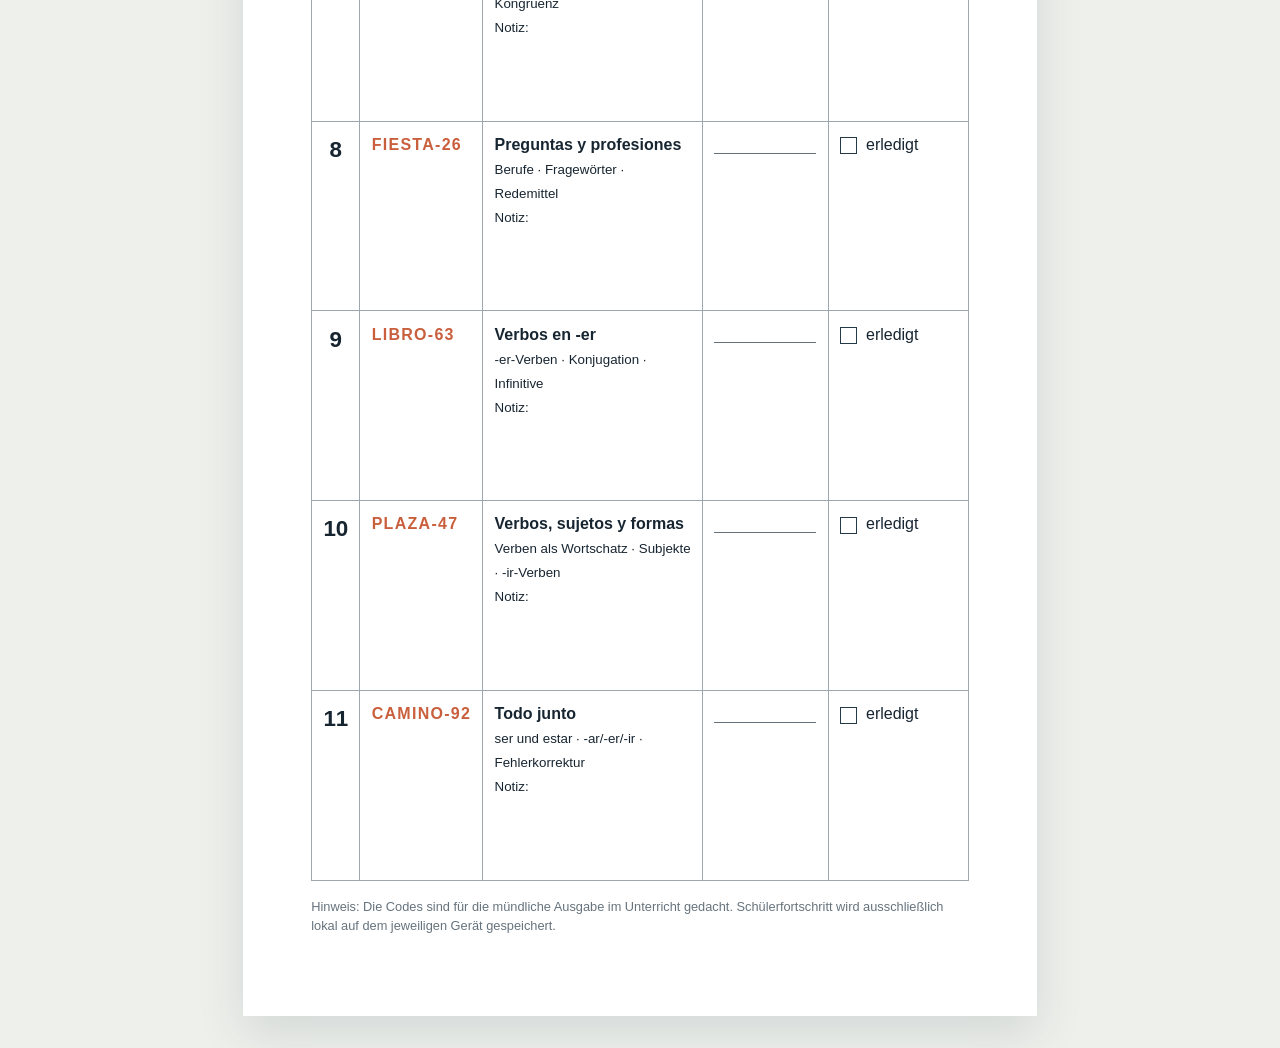
<file: spanisch/ef/ruta-espana-starterpaket/codeliste.html>
<!doctype html>
<html lang="de">
<head>
  <meta charset="utf-8"><meta name="viewport" content="width=device-width,initial-scale=1">
  <title>Codeliste · Ruta por España</title><link rel="stylesheet" href="styles.css?v=2.0.1">
  <style>
    body{background:#eef0eb}.print-page{width:min(100% - 2rem,210mm);margin:2rem auto;background:#fff;padding:18mm;box-shadow:var(--shadow)}.print-head{display:flex;justify-content:space-between;gap:2rem;border-bottom:3px solid var(--navy);padding-bottom:1rem;margin-bottom:1rem}.print-head h1{font:700 2.4rem/1 Georgia,serif;color:var(--navy);margin:.2rem 0}.print-meta{text-align:right;color:var(--muted)}.code-table{width:100%;border-collapse:collapse}.code-table th,.code-table td{border:1px solid #9da7ad;padding:.7rem;vertical-align:top}.code-table th{background:#edf0ef;color:var(--navy);text-transform:uppercase;font-size:.72rem;letter-spacing:.05em}.starter-num{text-align:center;font-weight:900;font-size:1.4rem}.access-code{font-weight:900;letter-spacing:.08em;color:var(--terracotta);white-space:nowrap}.date-line{display:block;border-bottom:1px solid #65717a;min-width:27mm;height:1.3rem}.check-box{display:inline-block;width:17px;height:17px;border:1.5px solid #263946;vertical-align:middle;margin-right:.3rem}.notes{height:25mm}.print-actions{display:flex;justify-content:center;gap:.7rem;margin:2rem}.privacy-note{font-size:.8rem;color:var(--muted);margin-top:1rem}
    @page{size:A4 portrait;margin:8mm}@media print{body{background:#fff}.print-page{width:auto;margin:0;padding:4mm;box-shadow:none}.print-actions{display:none}.code-table{font-size:.78rem}.code-table th,.code-table td{padding:.3rem}.print-head{margin-bottom:.55rem;padding-bottom:.55rem}.print-head h1{font-size:1.7rem}.notes{height:9mm}.privacy-note{margin-top:.45rem}}
  </style>
</head>
<body>
  <div class="print-actions no-print"><a class="button button-quiet" href="lehrkraft.html">← Zur Auswertung</a><button class="button button-primary" onclick="window.print()">Liste drucken</button></div>
  <main class="print-page">
    <header class="print-head"><div><p class="eyebrow">Spanisch · Vorkurs</p><h1>Ruta por España</h1><p>Zugangscodes und Einsatznotizen</p></div><div class="print-meta">Kurs: ____________________<br>Schuljahr: _______________</div></header>
    <table class="code-table">
      <thead><tr><th>Nr.</th><th>Zugangscode</th><th>Titel / Schwerpunkt</th><th>Eingesetzt am</th><th>Erledigt / verbraucht</th></tr></thead>
      <tbody id="code-rows"></tbody>
    </table>
    <p class="privacy-note">Hinweis: Die Codes sind für die mündliche Ausgabe im Unterricht gedacht. Schülerfortschritt wird ausschließlich lokal auf dem jeweiligen Gerät gespeichert.</p>
  </main>
  <script src="data.js?v=2.0.0"></script>
  <script>
    document.querySelector("#code-rows").innerHTML=window.RUTA_DATA.starters.map(s=>`<tr><td class="starter-num">${s.number}</td><td class="access-code">${s.code}</td><td><strong>${s.title}</strong><br><small>${s.focus.join(" · ")}</small><div class="notes"><small>Notiz:</small></div></td><td><span class="date-line"></span></td><td><span class="check-box" aria-hidden="true"></span> erledigt</td></tr>`).join("");
  </script>
</body>
</html>
</file>
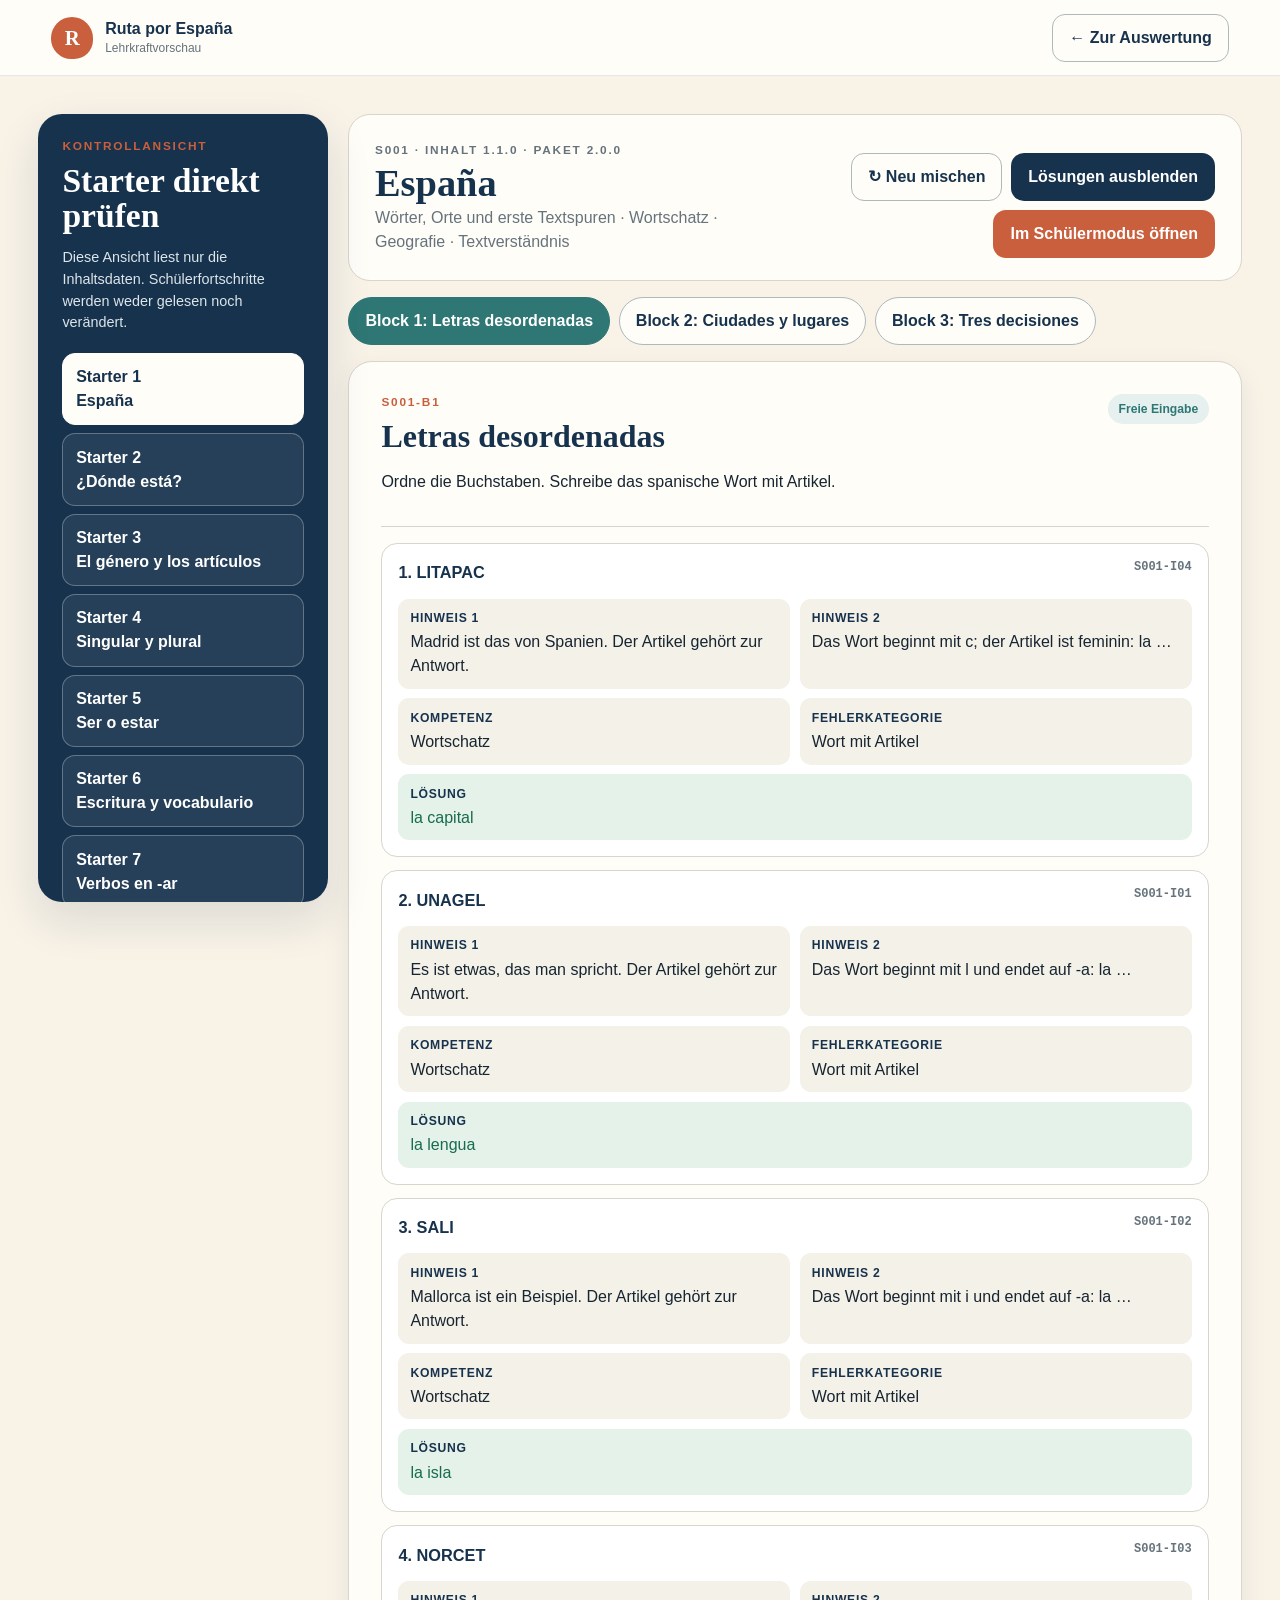
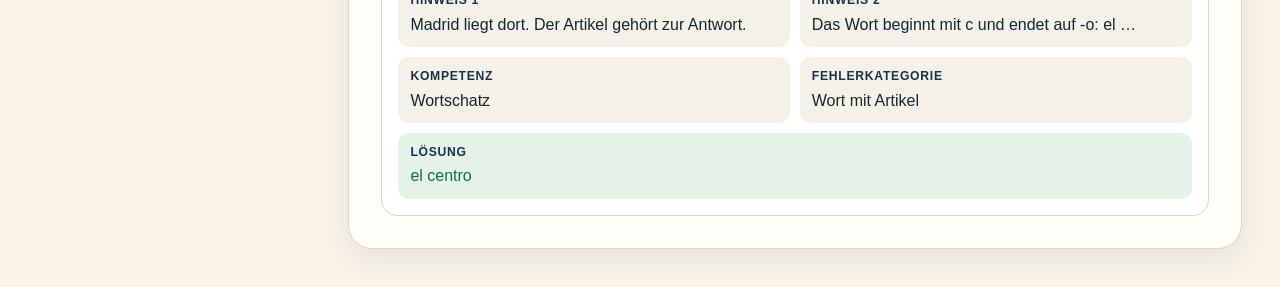
<file: spanisch/ef/ruta-espana-starterpaket/lehrkraft-vorschau.html>
<!doctype html>
<html lang="de">
<head>
  <meta charset="utf-8">
  <meta name="viewport" content="width=device-width,initial-scale=1">
  <meta name="theme-color" content="#17324d">
  <meta name="description" content="Nicht-speichernde Kontrollansicht der Spanisch-Starter.">
  <title>Starter kontrollieren · Ruta por España</title>
  <link rel="stylesheet" href="styles.css?v=2.0.1">
  <link rel="stylesheet" href="preview.css?v=2.0.1">
</head>
<body>
  <a class="skip-link" href="#preview-main">Zum Inhalt springen</a>
  <header class="site-header">
    <a class="brand" href="lehrkraft.html"><span class="brand-mark" aria-hidden="true">R</span><span><strong>Ruta por España</strong><small>Lehrkraftvorschau</small></span></a>
    <a class="button button-quiet" href="lehrkraft.html">← Zur Auswertung</a>
  </header>
  <main id="preview-main" class="preview-shell">
    <aside class="preview-sidebar" aria-label="Starter auswählen">
      <p class="eyebrow">Kontrollansicht</p>
      <h1>Starter direkt prüfen</h1>
      <p>Diese Ansicht liest nur die Inhaltsdaten. Schülerfortschritte werden weder gelesen noch verändert.</p>
      <nav id="preview-starters" class="preview-starter-list"></nav>
    </aside>
    <section class="preview-workspace" aria-live="polite">
      <header class="preview-toolbar">
        <div><p id="preview-kicker" class="eyebrow"></p><h2 id="preview-title"></h2><p id="preview-subtitle"></p></div>
        <div class="preview-actions">
          <button id="reshuffle-button" class="button button-quiet" type="button">↻ Neu mischen</button>
          <button id="solutions-button" class="button button-secondary" type="button" aria-pressed="true">Lösungen ausblenden</button>
          <a id="student-preview-link" class="button button-primary" href="index.html?preview=S001">Im Schülermodus öffnen</a>
        </div>
      </header>
      <nav id="preview-blocks" class="preview-block-tabs" aria-label="Aufgabenblock auswählen"></nav>
      <div id="preview-content"></div>
    </section>
  </main>
  <script src="data.js?v=2.0.0"></script>
  <script src="preview.js?v=2.0.0"></script>
</body>
</html>
</file>
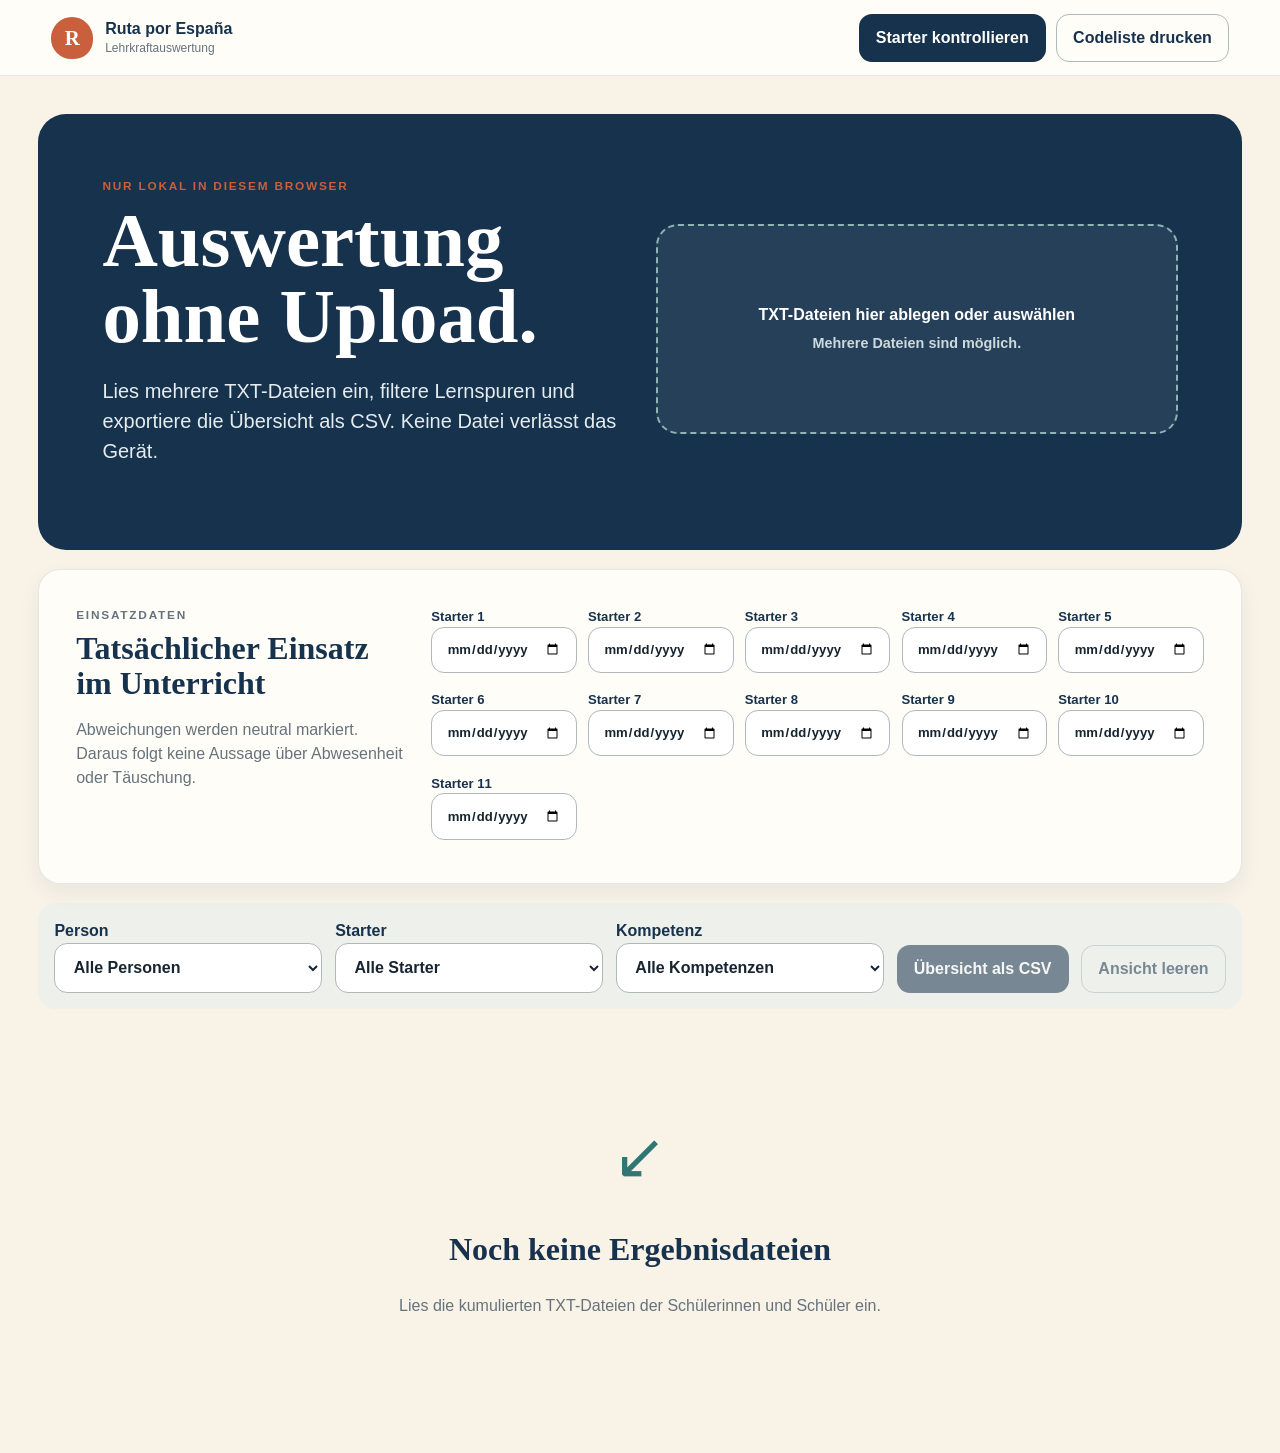
<file: spanisch/ef/ruta-espana-starterpaket/lehrkraft.html>
<!doctype html>
<html lang="de">
<head>
  <meta charset="utf-8"><meta name="viewport" content="width=device-width,initial-scale=1">
  <meta name="theme-color" content="#17324d"><title>Lehrkraftauswertung · Ruta por España</title>
  <link rel="stylesheet" href="styles.css?v=2.0.1"><link rel="stylesheet" href="teacher.css?v=2.0.0">
</head>
<body>
  <a class="skip-link" href="#main">Zum Inhalt springen</a>
  <header class="site-header no-print"><a class="brand" href="./"><span class="brand-mark" aria-hidden="true">R</span><span><strong>Ruta por España</strong><small>Lehrkraftauswertung</small></span></a><nav class="teacher-nav"><a class="button button-secondary" href="lehrkraft-vorschau.html">Starter kontrollieren</a><a class="button button-quiet" href="codeliste.html">Codeliste drucken</a></nav></header>
  <main id="main" class="teacher-main">
    <section class="teacher-hero">
      <div><p class="eyebrow">Nur lokal in diesem Browser</p><h1>Auswertung ohne Upload.</h1><p class="lead">Lies mehrere TXT-Dateien ein, filtere Lernspuren und exportiere die Übersicht als CSV. Keine Datei verlässt das Gerät.</p></div>
      <label id="drop-zone" class="drop-zone" tabindex="0">TXT-Dateien hier ablegen oder auswählen<input id="files" type="file" accept=".txt,text/plain" multiple><span>Mehrere Dateien sind möglich.</span></label>
    </section>

    <section id="file-notices" aria-live="polite"></section>
    <section class="card deployment-card" aria-labelledby="deployment-heading">
      <div><p class="eyebrow">Einsatzdaten</p><h2 id="deployment-heading">Tatsächlicher Einsatz im Unterricht</h2><p>Abweichungen werden neutral markiert. Daraus folgt keine Aussage über Abwesenheit oder Täuschung.</p></div>
      <div id="deployment-dates" class="date-grid"></div>
    </section>

    <section class="filters no-print" aria-label="Auswertung filtern">
      <label>Person<select id="person-filter"><option value="">Alle Personen</option></select></label>
      <label>Starter<select id="starter-filter"><option value="">Alle Starter</option></select></label>
      <label>Kompetenz<select id="competency-filter"><option value="">Alle Kompetenzen</option></select></label>
      <button id="csv-button" class="button button-secondary" type="button" disabled>Übersicht als CSV</button>
      <button id="clear-button" class="button button-quiet" type="button" disabled>Ansicht leeren</button>
    </section>

    <section id="empty-dashboard" class="empty-dashboard"><span aria-hidden="true">↙</span><h2>Noch keine Ergebnisdateien</h2><p>Lies die kumulierten TXT-Dateien der Schülerinnen und Schüler ein.</p></section>
    <div id="dashboard" hidden>
      <section id="duplicate-warning"></section>
      <section class="metric-grid" aria-label="Gesamtkennzahlen">
        <article class="metric"><span>Personen</span><strong id="metric-people">0</strong></article>
        <article class="metric"><span>Erstlösungsquote</span><strong id="metric-first">0%</strong></article>
        <article class="metric"><span>Korrekturerfolg</span><strong id="metric-correction">0%</strong></article>
        <article class="metric"><span>Ø Bearbeitungszeit</span><strong id="metric-time">–</strong></article>
      </section>

      <section class="card table-card"><div class="section-heading"><div><p class="eyebrow">Gesamtübersicht</p><h2>Pro Person</h2></div></div><div class="table-scroll"><table><thead><tr><th>Person</th><th>Fortschritt</th><th>Offen</th><th>Erstlösung</th><th>Korrekturen</th><th>Nachgeholt</th><th>Wiederholt</th><th>Zeit</th></tr></thead><tbody id="people-body"></tbody></table></div></section>

      <div class="analytics-grid">
        <section class="card"><p class="eyebrow">Starter</p><h2>Ergebnisse pro Starter</h2><div id="starter-bars" class="bar-list"></div></section>
        <section class="card"><p class="eyebrow">Kompetenzen</p><h2>Erstlösungen</h2><div id="competency-bars" class="bar-list"></div></section>
        <section class="card"><p class="eyebrow">Diagnose</p><h2>Fehlerkategorien</h2><div id="error-bars" class="bar-list"></div></section>
        <section class="card"><p class="eyebrow">Antwortmuster</p><h2>Häufige falsche Erstlösungen</h2><ol id="wrong-list" class="wrong-list"></ol></section>
      </div>

      <section class="card table-card"><p class="eyebrow">Zeitbezug</p><h2>Bearbeitungen und Einsatzdatum</h2><div class="table-scroll"><table><thead><tr><th>Person</th><th>Starter</th><th>Modus</th><th>Beginn</th><th>Dauer</th><th>Vergleich</th></tr></thead><tbody id="attempt-body"></tbody></table></div></section>
    </div>
  </main>
  <script src="data.js?v=2.0.0"></script><script src="teacher.js?v=2.0.1"></script>
</body>
</html>
</file>
<file: assets/styles.css>
:root {
  color-scheme: light;
  --blue: #004AAD;
  --red: #ED2F29;
  --white: #FFFFFF;
  --beige: #F7F1E6;
  --text: #1B1F24;
  --text-soft: #4A5058;
  --blue-soft: #EDF4FF;
  --border: #D7DDE5;
  --shadow: 0 16px 40px rgba(24, 37, 56, 0.09);
  --shadow-small: 0 8px 22px rgba(24, 37, 56, 0.07);
  --radius-large: 2rem;
  --radius-medium: 1.25rem;
  --page-width: 72rem;
}

*,
*::before,
*::after {
  box-sizing: border-box;
}

html {
  min-width: 20rem;
  background: var(--white);
  scroll-behavior: smooth;
}

body {
  min-height: 100vh;
  margin: 0;
  color: var(--text);
  background: var(--white);
  font-family: ui-sans-serif, system-ui, -apple-system, BlinkMacSystemFont, "Segoe UI", sans-serif;
  font-size: 1rem;
  line-height: 1.6;
  -webkit-font-smoothing: antialiased;
}

a {
  color: inherit;
}

.page-width {
  width: min(calc(100% - 2rem), var(--page-width));
  margin-inline: auto;
}

.skip-link {
  position: fixed;
  z-index: 10;
  top: 0.75rem;
  left: 0.75rem;
  padding: 0.7rem 1rem;
  border-radius: 0.6rem;
  color: var(--white);
  background: var(--blue);
  font-weight: 700;
  transform: translateY(-200%);
}

.skip-link:focus {
  outline: 3px solid var(--red);
  outline-offset: 3px;
  transform: translateY(0);
}

.site-header {
  border-top: 0.35rem solid var(--red);
  border-bottom: 1px solid var(--border);
  background: var(--white);
}

.header-inner {
  display: flex;
  align-items: center;
  min-height: 4.75rem;
}

.site-title {
  display: flex;
  align-items: center;
  gap: 0.75rem;
  margin: 0;
  color: var(--text);
  font-size: clamp(0.95rem, 2vw, 1.08rem);
  font-weight: 750;
  letter-spacing: 0.01em;
}

.site-title::before {
  width: 0.75rem;
  height: 0.75rem;
  flex: 0 0 auto;
  border-radius: 0.2rem;
  background: var(--red);
  content: "";
  transform: rotate(45deg);
}

main {
  padding-block: clamp(1.5rem, 5vw, 4.5rem) clamp(3.5rem, 7vw, 6rem);
}

h1,
h2,
h3,
p {
  margin-top: 0;
}

.page-intro {
  position: relative;
  isolation: isolate;
  overflow: hidden;
  display: grid;
  grid-template-columns: minmax(0, 1fr) minmax(12rem, 22rem);
  align-items: center;
  gap: clamp(1.5rem, 5vw, 4rem);
  padding: clamp(2rem, 6vw, 4.5rem);
  border: 1px solid #E7DDCC;
  border-radius: var(--radius-large);
  background: var(--beige);
  box-shadow: var(--shadow);
}

.page-intro::after {
  position: absolute;
  z-index: -1;
  top: -7rem;
  right: -5rem;
  width: clamp(13rem, 31vw, 23rem);
  aspect-ratio: 1;
  border: clamp(1.25rem, 3.5vw, 2.5rem) solid rgba(0, 74, 173, 0.08);
  border-radius: 50%;
  content: "";
}

.home-intro {
  display: block;
}

.page-intro h1 {
  max-width: 14ch;
  margin-bottom: 0;
  color: var(--blue);
  font-size: clamp(2.35rem, 7vw, 5.25rem);
  font-weight: 780;
  letter-spacing: -0.05em;
  line-height: 1;
  text-wrap: balance;
}

.eyebrow {
  margin-bottom: 0.65rem;
  color: var(--red);
  font-size: 0.82rem;
  font-weight: 850;
  letter-spacing: 0.12em;
  text-transform: uppercase;
}

.intro-text {
  max-width: 42rem;
  margin: clamp(1.15rem, 3vw, 1.65rem) 0 0;
  color: var(--text-soft);
  font-size: clamp(1.05rem, 2.2vw, 1.25rem);
}

.intro-image {
  display: block;
  width: 100%;
  aspect-ratio: 1;
  border: 1px solid var(--border);
  border-radius: 1.25rem;
  background: var(--white);
  box-shadow: var(--shadow-small);
  object-fit: contain;
}

.breadcrumbs {
  display: flex;
  flex-wrap: wrap;
  gap: 0.45rem;
  margin-bottom: 1rem;
  color: var(--text-soft);
  font-size: 0.95rem;
}

.breadcrumbs a {
  color: var(--blue);
  font-weight: 700;
  text-underline-offset: 0.2em;
}

.breadcrumbs span[aria-hidden="true"] {
  color: #8A929C;
}

.overview {
  padding-top: clamp(3rem, 7vw, 5.5rem);
  scroll-margin-top: 1rem;
}

.section-heading {
  position: relative;
  width: fit-content;
  margin-bottom: clamp(1.5rem, 3vw, 2.25rem);
  color: var(--blue);
  font-size: clamp(1.75rem, 4vw, 2.55rem);
  line-height: 1.15;
  letter-spacing: -0.025em;
}

.section-heading::after {
  display: block;
  width: 3.25rem;
  height: 0.25rem;
  margin-top: 0.75rem;
  border-radius: 999px;
  background: var(--red);
  content: "";
}

.card-grid {
  display: grid;
  grid-template-columns: repeat(2, minmax(0, 1fr));
  gap: clamp(1rem, 2.5vw, 1.5rem);
}

.card-grid-three {
  grid-template-columns: repeat(3, minmax(0, 1fr));
}

.image-card,
.stage-card,
.material-card {
  overflow: hidden;
  border: 1px solid var(--border);
  border-radius: var(--radius-medium);
  background: var(--white);
  box-shadow: var(--shadow-small);
  text-decoration: none;
  transition: border-color 160ms ease, box-shadow 160ms ease, transform 160ms ease;
}

.image-card {
  display: flex;
  min-height: 100%;
  flex-direction: column;
}

.image-card img {
  display: block;
  width: 100%;
  aspect-ratio: 1;
  background: var(--beige);
  object-fit: contain;
}

.card-label {
  display: flex;
  align-items: center;
  justify-content: space-between;
  gap: 1rem;
  padding: 1.1rem 1.25rem;
  color: var(--blue);
  font-size: clamp(1.2rem, 2.5vw, 1.45rem);
  font-weight: 800;
}

.card-label span {
  color: var(--red);
  font-size: 1.45em;
  line-height: 1;
}

.stage-card {
  display: flex;
  min-height: 12rem;
  flex-direction: column;
  justify-content: space-between;
  padding: clamp(1.5rem, 4vw, 2.5rem);
  border-top: 0.35rem solid var(--red);
}

.stage-card h3 {
  margin-bottom: 0.5rem;
  color: var(--blue);
  font-size: clamp(2rem, 5vw, 3.2rem);
  line-height: 1;
}

.stage-card p {
  margin-bottom: 1.5rem;
  color: var(--text-soft);
}

.card-action {
  color: var(--blue);
  font-weight: 800;
}

.material-card {
  display: grid;
  grid-template-columns: minmax(15rem, 0.8fr) minmax(0, 1.2fr);
  min-height: 20rem;
}

.material-card img {
  display: block;
  width: 100%;
  height: 100%;
  min-height: 18rem;
  object-fit: cover;
}

.material-copy {
  display: flex;
  flex-direction: column;
  justify-content: center;
  align-items: flex-start;
  padding: clamp(1.5rem, 5vw, 3.5rem);
}

.material-copy h3 {
  margin-bottom: 0.75rem;
  color: var(--blue);
  font-size: clamp(2rem, 5vw, 3.5rem);
  line-height: 1;
  letter-spacing: -0.04em;
}

.material-copy p {
  max-width: 34rem;
  margin-bottom: 1.5rem;
  color: var(--text-soft);
  font-size: 1.05rem;
}

.button-label {
  display: inline-flex;
  align-items: center;
  justify-content: center;
  min-height: 3rem;
  padding: 0.7rem 1.2rem;
  border-radius: 999px;
  color: var(--white);
  background: var(--blue);
  font-weight: 800;
}

.image-card:hover,
.stage-card:hover,
.material-card:hover {
  border-color: var(--blue);
  box-shadow: 0 14px 34px rgba(0, 74, 173, 0.15);
  transform: translateY(-0.2rem);
}

.image-card:focus-visible,
.stage-card:focus-visible,
.material-card:focus-visible,
.breadcrumbs a:focus-visible {
  outline: 3px solid var(--blue);
  outline-offset: 4px;
}

.empty-state {
  padding: clamp(1.5rem, 5vw, 3rem);
  border: 1px solid #E7DDCC;
  border-left: 0.4rem solid var(--red);
  border-radius: var(--radius-medium);
  background: var(--beige);
  box-shadow: var(--shadow-small);
}

.empty-state h2 {
  margin-bottom: 0.55rem;
  color: var(--blue);
  font-size: clamp(1.5rem, 4vw, 2.2rem);
}

.empty-state p {
  margin-bottom: 0;
  color: var(--text-soft);
  font-size: 1.05rem;
}

.site-footer {
  border-top: 1px solid var(--border);
  background: var(--beige);
}

.footer-inner {
  padding-block: 1.5rem;
}

.footer-inner p {
  margin: 0;
  color: var(--text-soft);
  font-size: 0.95rem;
}

@media (max-width: 58rem) {
  .card-grid-three {
    grid-template-columns: repeat(2, minmax(0, 1fr));
  }
}

@media (max-width: 44rem) {
  .page-intro,
  .card-grid,
  .card-grid-three,
  .material-card {
    grid-template-columns: minmax(0, 1fr);
  }

  .intro-image {
    width: min(100%, 18rem);
  }

  .material-card img {
    height: auto;
    min-height: 0;
    aspect-ratio: 3 / 2;
  }
}

@media (max-width: 34rem) {
  .page-width {
    width: min(calc(100% - 1.25rem), var(--page-width));
  }

  .page-intro {
    border-radius: 1.5rem;
  }
}

@media (prefers-reduced-motion: reduce) {
  html {
    scroll-behavior: auto;
  }

  *,
  *::before,
  *::after {
    transition-duration: 0.01ms !important;
  }
}

@media (prefers-contrast: more) {
  :root {
    --text-soft: #262B31;
    --border: #68717C;
  }

  .image-card,
  .stage-card,
  .material-card,
  .page-intro,
  .empty-state {
    border-width: 2px;
  }
}
</file>
<file: spanisch/ef/ruta-espana-starterpaket/styles.css>
:root{--navy:#17324d;--navy2:#244a68;--terracotta:#c95f3c;--saffron:#dfa62e;--teal:#2e7774;--cream:#f8f2e7;--paper:#fffdf8;--ink:#172531;--muted:#66737d;--line:#d9d5cc;--ok:#176b4e;--bad:#a43a2d;--info:#7f5b06;--shadow:0 18px 45px rgba(23,50,77,.12);--radius:22px;--font:Inter,ui-sans-serif,-apple-system,BlinkMacSystemFont,"Segoe UI",sans-serif}[hidden]{display:none!important}
*{box-sizing:border-box}html{scroll-behavior:smooth}body{margin:0;background:var(--cream);color:var(--ink);font-family:var(--font);line-height:1.5}button,input,select{font:inherit}button{cursor:pointer}.skip-link{position:fixed;left:1rem;top:-5rem;background:#fff;color:var(--navy);padding:.75rem 1rem;z-index:100}.skip-link:focus{top:1rem}.site-header{height:76px;display:flex;align-items:center;justify-content:space-between;padding:0 clamp(1rem,4vw,4rem);background:rgba(255,253,248,.94);border-bottom:1px solid rgba(23,50,77,.1);position:sticky;top:0;z-index:20;backdrop-filter:blur(12px)}.brand{display:flex;align-items:center;gap:.75rem;color:var(--navy);text-decoration:none}.brand-mark{display:grid;place-items:center;width:42px;height:42px;border-radius:50% 50% 45% 48%;background:var(--terracotta);color:#fff;font-family:Georgia,serif;font-weight:800;font-size:1.3rem}.brand span:last-child{display:flex;flex-direction:column;line-height:1.2}.brand small{color:var(--muted);font-size:.75rem;margin-top:.18rem}.view{max-width:1500px;margin:auto}.hero{margin:clamp(1rem,3vw,3rem);min-height:430px;background:var(--navy);color:#fff;border-radius:30px;overflow:hidden;display:grid;grid-template-columns:minmax(340px,.8fr) 1.2fr;box-shadow:var(--shadow)}.hero-copy{padding:clamp(2rem,5vw,5.5rem);align-self:center;z-index:1}.hero h1{font:700 clamp(2.3rem,5vw,5.2rem)/1.02 Georgia,serif;letter-spacing:-.04em;margin:.4rem 0 1.2rem}.hero .lead{color:#eaf0f2;max-width:56ch}.hero img{width:100%;height:100%;object-fit:cover;object-position:center}.eyebrow{text-transform:uppercase;letter-spacing:.15em;font-size:.74rem;font-weight:800;color:var(--terracotta);margin:0 0 .4rem}.hero .eyebrow{color:#f1c868}.lead{font-size:clamp(1.05rem,1.7vw,1.25rem);color:var(--muted)}.welcome-line{margin-top:1.5rem;font-weight:750;color:#fff}.dashboard{display:grid;grid-template-columns:1.15fr .85fr;gap:1.25rem;padding:0 clamp(1rem,3vw,3rem)}.card{background:var(--paper);border:1px solid rgba(23,50,77,.11);border-radius:var(--radius);padding:clamp(1.4rem,3vw,2.3rem);box-shadow:0 8px 22px rgba(23,50,77,.06);position:relative}.card h2{font:700 clamp(1.45rem,2.5vw,2rem)/1.1 Georgia,serif;color:var(--navy);margin:.2rem 0 .6rem}.card p{color:var(--muted)}.today-card{grid-column:1/-1;display:grid;grid-template-columns:1fr minmax(360px,.8fr);gap:2rem;align-items:center;background:linear-gradient(135deg,#fffdf8,#f4e4d9)}.card-icon{display:grid;place-items:center;width:48px;height:48px;border-radius:16px;background:#e7efee;color:var(--teal);font-weight:900;font-size:1.45rem}.code-form label,label{display:block;font-weight:750;color:var(--navy);margin-bottom:.4rem}.input-row{display:flex;gap:.7rem}.input-row input,input,select{min-height:50px;border:1.5px solid #aeb8bd;border-radius:13px;padding:.7rem .9rem;background:#fff;color:var(--ink);width:100%}.code-form input{text-transform:uppercase;font-weight:800;letter-spacing:.08em}.button{min-height:48px;border-radius:13px;border:1.5px solid transparent;padding:.68rem 1rem;font-weight:800;display:inline-flex;align-items:center;justify-content:center;gap:.45rem;text-decoration:none}.button:focus-visible,input:focus-visible,select:focus-visible,.tap-card:focus-visible{outline:4px solid #f0bd46;outline-offset:3px}.button-primary{background:var(--terracotta);color:#fff}.button-primary:hover{background:#ad4e31}.button-secondary{background:var(--navy);color:#fff}.button-quiet{background:transparent;color:var(--navy);border-color:#aeb8bd}.button:disabled{opacity:.55;cursor:not-allowed}.form-message{min-height:1.5em;margin:.4rem 0 0!important;font-size:.92rem}.form-message.error{color:var(--bad);font-weight:700}.button-stack{display:flex;flex-wrap:wrap;gap:.7rem}.file-button input{position:absolute;inline-size:1px;block-size:1px;opacity:0}.starter-list{display:grid;gap:.6rem}.mini-starter{display:flex;align-items:center;justify-content:space-between;gap:.8rem;padding:.7rem;border-top:1px solid var(--line)}.mini-starter strong{color:var(--navy)}.empty-state{font-size:.94rem;color:var(--muted);padding:.6rem 0}.route-section{padding:clamp(3rem,7vw,7rem) clamp(1rem,3vw,3rem)}.section-heading{display:flex;justify-content:space-between;align-items:end;gap:2rem;margin-bottom:1.4rem}.section-heading h2{font:700 clamp(2rem,4vw,3.4rem)/1 Georgia,serif;color:var(--navy);margin:.2rem 0}.route-grid{display:grid;grid-template-columns:repeat(5,1fr);gap:1rem;background-image:url("assets/starter-postcards.webp");background-size:cover;background-position:center;padding:1rem;border-radius:26px}.route-card{min-height:230px;display:flex;flex-direction:column;justify-content:end;padding:1.2rem;border-radius:18px;background:linear-gradient(180deg,rgba(255,253,248,.2),rgba(255,253,248,.96) 54%);border:1px solid rgba(23,50,77,.12)}.route-card .number{width:40px;height:40px;display:grid;place-items:center;background:var(--navy);color:#fff;border-radius:50%;font-weight:900}.route-card h3{margin:.6rem 0 .2rem;color:var(--navy)}.status-pill,.chip{display:inline-flex;align-items:center;border-radius:999px;padding:.28rem .62rem;font-size:.78rem;font-weight:800;background:#e8ecee;color:var(--navy)}.status-pill[data-status="complete"],.status-pill[data-status="madeup"]{background:#dceee5;color:var(--ok)}.status-pill[data-status="missed"],.status-pill[data-status="started"]{background:#f6e7c7;color:var(--info)}.starter-shell{max-width:940px;margin:auto;padding:1rem clamp(1rem,3vw,2.5rem) 6rem}.starter-topbar{display:flex;align-items:center;justify-content:space-between;gap:1.5rem;padding:1rem 0 2rem}.progress-wrap{display:flex;align-items:center;gap:.8rem;color:var(--muted);font-size:.9rem}.progress-track{height:8px;width:min(30vw,240px);background:#dce2e3;border-radius:99px;overflow:hidden}.progress-track span{display:block;height:100%;width:0;background:var(--teal);transition:width .3s}.starter-heading{text-align:center;padding:2rem 0}.starter-heading h1{font:700 clamp(2.6rem,7vw,5rem)/1 Georgia,serif;color:var(--navy);margin:.3rem 0}.chips{display:flex;justify-content:center;flex-wrap:wrap;gap:.45rem}.chip{background:#e4ecec;color:var(--teal)}.task-card{background:var(--paper);border:1px solid rgba(23,50,77,.13);border-radius:26px;padding:clamp(1.2rem,4vw,2.7rem);box-shadow:var(--shadow)}.task-card h2{font:700 clamp(1.6rem,3vw,2.3rem)/1.1 Georgia,serif;color:var(--navy);margin:.2rem 0}.task-instruction{color:var(--muted);margin-bottom:1.8rem}.item{border-top:1px solid var(--line);padding:1.2rem 0}.item:first-of-type{border-top:0}.item-label{font-weight:800;color:var(--navy);margin-bottom:.65rem}.choice-grid{display:grid;grid-template-columns:repeat(auto-fit,minmax(170px,1fr));gap:.6rem}.choice-card,.tap-card{min-height:54px;text-align:left;border:1.5px solid #aeb8bd;background:#fff;border-radius:14px;padding:.8rem .9rem;color:var(--ink);font-weight:700}.choice-card[aria-pressed="true"],.tap-card.selected{border-color:var(--teal);background:#e5f0ef;box-shadow:inset 0 0 0 1px var(--teal)}.match-grid{display:grid;grid-template-columns:1fr 1fr;gap:1.2rem}.match-column{display:grid;gap:.6rem;align-content:start}.match-column h3{font-size:.82rem;text-transform:uppercase;letter-spacing:.1em;color:var(--muted)}.tap-card.matched{border-color:var(--ok);background:#e5f2eb}.pair-token{font-size:.8rem;color:var(--muted);display:block;margin-top:.18rem}.sort-grid{display:grid;grid-template-columns:repeat(2,1fr);gap:1rem}.sort-item{padding:1rem;border:1px solid var(--line);border-radius:15px}.sort-item label{margin-bottom:.55rem}.feedback{margin-top:.7rem;padding:.75rem .9rem;border-radius:12px;font-weight:650}.feedback.ok{background:#e4f2ea;color:var(--ok)}.feedback.warn{background:#fbefd6;color:var(--info)}.feedback.bad{background:#f9e2de;color:var(--bad)}.task-actions{display:flex;justify-content:flex-end;gap:.7rem;margin-top:1.5rem}.completion{text-align:center;padding:3rem 1rem}.completion-mark{width:80px;height:80px;margin:0 auto 1.2rem;display:grid;place-items:center;border-radius:50%;background:#dfeee6;color:var(--ok);font-size:2.3rem}.completion h2{font:700 clamp(2rem,4vw,3rem)/1 Georgia,serif;color:var(--navy)}.result-number{font:800 3rem/1 Georgia,serif;color:var(--terracotta)}dialog{border:0;border-radius:24px;padding:0;max-width:min(620px,calc(100vw - 2rem));box-shadow:0 30px 80px rgba(0,0,0,.28)}dialog::backdrop{background:rgba(16,31,43,.6);backdrop-filter:blur(4px)}.dialog-card{padding:clamp(1.4rem,5vw,2.5rem);min-width:min(540px,calc(100vw - 2rem))}.dialog-card h2{font:700 2rem/1 Georgia,serif;color:var(--navy)}.dialog-actions{display:flex;justify-content:flex-end;gap:.7rem;margin-top:1.4rem}.toast{position:fixed;left:50%;bottom:2rem;transform:translateX(-50%);background:var(--navy);color:#fff;padding:.85rem 1.2rem;border-radius:13px;z-index:100;box-shadow:var(--shadow)}.teacher-link{color:var(--navy)}
.match-item{display:grid;gap:.2rem}
@media(max-width:900px){.hero{grid-template-columns:1fr;min-height:0}.hero-copy{padding:2.3rem}.hero img{height:300px}.dashboard{grid-template-columns:1fr}.today-card{grid-column:auto;grid-template-columns:1fr}.route-grid{grid-template-columns:repeat(2,1fr);background-image:none;padding:0}.route-card{min-height:190px;background:var(--paper)}.route-card:last-child{grid-column:1/-1}.section-heading{align-items:start;flex-direction:column}.match-grid{gap:.7rem}}
@media(max-width:600px){.site-header{height:66px}.brand small{display:none}.hero{margin:.7rem;border-radius:20px}.hero h1{font-size:2.45rem}.hero img{height:220px}.dashboard{padding:.7rem}.today-card{gap:.7rem}.input-row{flex-direction:column}.route-section{padding-left:.7rem;padding-right:.7rem}.route-grid{grid-template-columns:1fr}.route-card:last-child{grid-column:auto}.starter-topbar{align-items:flex-start}.progress-wrap{flex-direction:column;align-items:flex-end}.progress-track{width:130px}.match-grid,.sort-grid{grid-template-columns:1fr 1fr}.task-actions{flex-direction:column}.task-actions .button{width:100%}.dialog-actions{flex-direction:column-reverse}.dialog-card{min-width:0}}
@media(prefers-reduced-motion:reduce){*{scroll-behavior:auto!important;transition:none!important}}
@media print{.site-header,.button,.no-print{display:none!important}body{background:#fff}.view{max-width:none}}

/* Startseite 1.1: Einstieg, Code und Lernroute im ersten Sichtbereich */
.launch-grid{display:grid;grid-template-columns:minmax(0,1.35fr) minmax(320px,.65fr);gap:1rem;margin:clamp(.75rem,2vw,1.5rem) clamp(1rem,3vw,3rem) 0}.hero-compact{margin:0;min-height:250px;height:100%;grid-template-columns:minmax(0,1.05fr) minmax(220px,.95fr);border-radius:24px}.hero-compact .hero-copy{padding:clamp(1.5rem,3vw,2.7rem)}.hero-compact h1{font-size:clamp(2.15rem,4vw,3.8rem);max-width:12ch;margin:.35rem 0}.hero-compact img{min-height:250px}.hero-compact .welcome-line{margin-top:1rem}.launch-grid .today-card{grid-column:auto;display:flex;flex-direction:column;justify-content:center;gap:.6rem;padding:clamp(1.2rem,2.5vw,2rem)}.launch-grid .today-card h2{margin:.1rem 0}.launch-grid .today-card p{margin:.2rem 0}.launch-grid .code-form{width:100%}.route-section{padding:clamp(1.2rem,2.5vw,2rem) clamp(1rem,3vw,3rem) clamp(1.4rem,3vw,2.5rem)}.route-section .section-heading{margin-bottom:.75rem}.route-section .section-heading h2{font-size:clamp(1.9rem,3.3vw,3rem)}.route-grid{gap:.65rem;padding:.7rem;border-radius:22px}.route-card{min-height:185px;padding:.85rem;border-radius:15px;background:linear-gradient(180deg,rgba(255,253,248,.08),rgba(255,253,248,.97) 48%)}.route-card .number{width:34px;height:34px;font-size:.9rem}.route-card h3{font-size:1rem;line-height:1.15;margin:.5rem 0 .15rem}.route-card p{font-size:.78rem;line-height:1.3;margin:.1rem 0 .55rem}.route-card .status-pill{gap:.18rem;line-height:1.2;padding:.3rem .52rem}.route-card[data-route-status="started"]{box-shadow:inset 0 0 0 3px var(--saffron)}.route-card[data-route-status="complete"],.route-card[data-route-status="madeup"]{box-shadow:inset 0 0 0 2px rgba(23,107,78,.38)}.autosave-note{display:flex;align-items:center;gap:.7rem;margin:.8rem 0 0;padding:.7rem .9rem;border-radius:13px;background:#e5f0ef;color:#245e5b;font-size:.9rem}.autosave-note>span:first-child{display:grid;place-items:center;flex:0 0 30px;height:30px;border-radius:50%;background:var(--teal);color:#fff;font-weight:900}.secondary-dashboard{grid-template-columns:1fr 1fr;padding-top:0;padding-bottom:clamp(1.2rem,3vw,2.5rem)}.backup-section{padding:0 clamp(1rem,3vw,3rem) clamp(3rem,6vw,6rem)}.backup-panel{background:var(--paper);border:1px solid rgba(23,50,77,.13);border-radius:18px;box-shadow:0 8px 22px rgba(23,50,77,.05);overflow:hidden}.backup-panel summary{display:flex;align-items:center;justify-content:space-between;gap:1rem;min-height:72px;padding:1rem 1.25rem;cursor:pointer;color:var(--navy);list-style:none}.backup-panel summary::-webkit-details-marker{display:none}.backup-panel summary>span:first-child{display:flex;align-items:center;gap:.8rem}.backup-panel summary .card-icon{width:42px;height:42px}.summary-hint{color:var(--muted);font-size:.84rem;font-weight:700}.backup-content{padding:0 1.25rem 1.35rem;border-top:1px solid var(--line)}.backup-content p{color:var(--muted);max-width:78ch}

@media(max-width:900px){.launch-grid{grid-template-columns:minmax(0,1.2fr) minmax(270px,.8fr)}.hero-compact{grid-template-columns:minmax(0,1fr) minmax(180px,.7fr)}.hero-compact .hero-copy{padding:1.5rem}.hero-compact h1{font-size:clamp(2rem,5vw,3rem)}.hero-compact img{height:100%;min-height:230px}.route-grid{grid-template-columns:repeat(5,minmax(118px,1fr));background-image:url("assets/starter-postcards.webp");padding:.55rem;gap:.45rem}.route-card{min-height:170px;background:linear-gradient(180deg,rgba(255,253,248,.08),rgba(255,253,248,.97) 43%)}.route-card p{display:none}.route-card .status-pill{font-size:.7rem}.section-heading{align-items:end;flex-direction:row}.secondary-dashboard{grid-template-columns:1fr 1fr}}
@media(max-width:699px){.launch-grid{grid-template-columns:1fr}.hero-compact{min-height:210px}.hero-compact img{min-height:210px}.launch-grid .today-card{min-height:0}.route-section{padding-top:1rem}}
@media(max-width:600px){.launch-grid{margin:.7rem}.hero-compact{margin:0;grid-template-columns:minmax(0,1fr) 120px}.hero-compact img{height:100%;min-height:210px}.hero-compact h1{font-size:2.05rem}.hero-compact .welcome-line{font-size:.9rem}.route-section{padding-left:.7rem;padding-right:.7rem}.route-grid{grid-template-columns:repeat(5,145px);overflow-x:auto;scroll-snap-type:x proximity;scroll-padding:.55rem}.route-card{scroll-snap-align:start}.route-card:last-child{grid-column:auto}.secondary-dashboard{grid-template-columns:1fr;padding:.7rem}.backup-section{padding-left:.7rem;padding-right:.7rem}.summary-hint{display:none}.autosave-note{align-items:flex-start}}

/* Die Lernroute bleibt auch auf flacheren iPad- und Desktopansichten im ersten Blickfeld. */
.hero-compact{min-height:220px}
.hero-compact img{min-height:220px}
.hero-compact h1{max-width:18ch;font-size:clamp(1.9rem,3vw,3.1rem)}
.launch-grid .today-card{padding:1rem 1.25rem;gap:.25rem}
.route-section{padding-top:.8rem;padding-bottom:1.15rem}
.route-section .section-heading{margin-bottom:.5rem}
.route-section .section-heading h2{font-size:clamp(1.65rem,2.8vw,2.45rem)}
.route-card{min-height:150px;padding:.7rem}
.route-card p{display:none}
.autosave-note{margin-top:.55rem;padding:.55rem .8rem}

@media(max-width:900px){.hero-compact img{min-height:210px}.route-card{min-height:145px}.route-card:last-child{grid-column:auto}}
@media(max-width:699px){.hero-compact{min-height:190px}.hero-compact img{min-height:190px}}
@media print{.backup-section,.autosave-note{display:none!important}}
.teacher-preview-mode #profile-button{display:none}.teacher-preview-banner{max-width:940px;margin:1rem auto 0;padding:.75rem 1rem;border-radius:14px;background:#e5f0ef;color:#245e5b;display:flex;align-items:center;justify-content:center;gap:.7rem;flex-wrap:wrap}.teacher-preview-banner a{color:var(--navy);font-weight:800}.teacher-preview-mode .starter-kicker{color:var(--teal)}

/* Version 2: elf kompakte Stationen und zweistufige Subjekterkennung. */
.route-grid{grid-template-columns:repeat(6,minmax(0,1fr))}
.subject-steps{display:grid;grid-template-columns:1fr 1fr;gap:.8rem}
.meaning-help{margin:0 0 .7rem;width:max-content;max-width:100%;border:1px solid #b9c7c7;border-radius:11px;background:#f1f7f6;padding:.45rem .7rem;color:var(--teal)}
.meaning-help summary{cursor:pointer;font-weight:800}
.meaning-help span{display:block;margin-top:.3rem;color:var(--ink)}
@media(max-width:900px){.route-grid{grid-template-columns:repeat(4,minmax(118px,1fr))}.route-card:last-child{grid-column:auto}}
@media(max-width:600px){.route-grid{display:flex;overflow-x:auto}.route-card{flex:0 0 145px}.subject-steps{grid-template-columns:1fr}}
.route-card .resume-button{min-height:38px;padding:.4rem .55rem;margin-top:.35rem}
</file>
<file: spanisch/ef/ruta-espana-starterpaket/preview.css>
.teacher-nav{display:flex;align-items:center;gap:.65rem}.preview-shell{max-width:1600px;margin:auto;padding:clamp(1rem,3vw,2.5rem);display:grid;grid-template-columns:290px minmax(0,1fr);gap:1.25rem}.preview-sidebar{position:sticky;top:96px;align-self:start;background:var(--navy);color:#fff;border-radius:24px;padding:1.5rem;box-shadow:var(--shadow)}.preview-sidebar h1{font:700 2.1rem/1.05 Georgia,serif;margin:.25rem 0 .8rem}.preview-sidebar>p:not(.eyebrow){color:#dce5e9;font-size:.9rem}.preview-starter-list{display:grid;gap:.5rem;margin-top:1.2rem}.preview-starter-button{width:100%;min-height:54px;text-align:left;border:1px solid rgba(255,255,255,.28);border-radius:13px;background:rgba(255,255,255,.07);color:#fff;padding:.7rem .8rem;font-weight:750}.preview-starter-button[aria-current="true"]{background:var(--paper);color:var(--navy);border-color:var(--paper)}.preview-workspace{min-width:0}.preview-toolbar{display:flex;align-items:end;justify-content:space-between;gap:1rem;background:var(--paper);border:1px solid var(--line);border-radius:22px;padding:1.4rem 1.6rem}.preview-toolbar h2{font:700 clamp(1.9rem,3vw,2.8rem)/1 Georgia,serif;color:var(--navy);margin:.2rem 0}.preview-toolbar p{margin:.25rem 0;color:var(--muted)}.preview-actions{display:flex;flex-wrap:wrap;justify-content:flex-end;gap:.55rem}.preview-block-tabs{display:flex;gap:.55rem;overflow-x:auto;padding:1rem 0}.preview-block-tab{min-height:48px;white-space:nowrap;border:1.5px solid #aeb8bd;border-radius:999px;background:var(--paper);color:var(--navy);padding:.6rem 1rem;font-weight:800}.preview-block-tab[aria-current="true"]{background:var(--teal);border-color:var(--teal);color:#fff}.preview-block{background:var(--paper);border:1px solid var(--line);border-radius:24px;padding:clamp(1.2rem,3vw,2rem);box-shadow:0 10px 28px rgba(23,50,77,.07)}.preview-block-head{display:flex;align-items:start;justify-content:space-between;gap:1rem;padding-bottom:1rem;border-bottom:1px solid var(--line)}.preview-block h3{font:700 clamp(1.5rem,2.5vw,2.2rem)/1.1 Georgia,serif;color:var(--navy);margin:.2rem 0}.preview-type{border-radius:999px;padding:.35rem .65rem;background:#e5f0ef;color:var(--teal);font-size:.76rem;font-weight:800}.preview-items{display:grid;gap:.8rem;margin-top:1rem}.preview-item{border:1px solid var(--line);border-radius:16px;padding:1rem;background:#fff}.preview-item-head{display:flex;align-items:start;justify-content:space-between;gap:1rem}.preview-item h4{margin:.05rem 0;color:var(--navy);font-size:1.02rem}.preview-id{font:700 .75rem ui-monospace,SFMono-Regular,Menlo,monospace;color:var(--muted);white-space:nowrap}.preview-options{display:flex;flex-wrap:wrap;gap:.45rem;margin:.75rem 0}.preview-option{border:1px solid #bdc5c9;border-radius:11px;padding:.45rem .65rem;background:#f8faf9;font-size:.9rem}.preview-option.solution{border-color:var(--ok);background:#e4f2ea;color:var(--ok);font-weight:800}.preview-inspector{display:grid;grid-template-columns:repeat(2,minmax(0,1fr));gap:.6rem;margin-top:.8rem}.preview-detail{border-radius:11px;background:#f4f1e9;padding:.65rem .75rem}.preview-detail strong{display:block;color:var(--navy);font-size:.76rem;text-transform:uppercase;letter-spacing:.06em;margin-bottom:.2rem}.preview-solution{grid-column:1/-1;background:#e4f2ea;color:var(--ok)}.preview-solution[hidden],.preview-detail[hidden]{display:none!important}.preview-match{display:grid;grid-template-columns:1fr 1fr;gap:1rem;margin-top:1rem}.preview-match-column{display:grid;gap:.5rem}.preview-match-column h4{margin:.2rem 0;color:var(--muted);font-size:.78rem;text-transform:uppercase;letter-spacing:.08em}.preview-match-card{border:1px solid #bdc5c9;border-radius:12px;padding:.65rem .75rem;background:#fff;font-weight:750}.preview-match-solutions{margin-top:1rem}.preview-empty{padding:3rem;text-align:center;color:var(--muted)}.preview-safe-note{display:flex;align-items:center;gap:.5rem;color:var(--ok);font-weight:750;font-size:.85rem}
@media(max-width:1050px){.preview-shell{grid-template-columns:1fr}.preview-sidebar{position:static}.preview-starter-list{grid-template-columns:repeat(5,1fr)}.preview-starter-button{font-size:.8rem}.preview-toolbar{align-items:start;flex-direction:column}.preview-actions{justify-content:flex-start}}
@media(max-width:700px){.site-header{align-items:center}.teacher-nav{gap:.35rem}.preview-shell{padding:.7rem}.preview-sidebar{padding:1rem}.preview-starter-list{display:flex;overflow-x:auto}.preview-starter-button{min-width:150px}.preview-toolbar{padding:1rem}.preview-actions{display:grid;grid-template-columns:1fr 1fr;width:100%}.preview-actions .button:last-child{grid-column:1/-1}.preview-inspector,.preview-match{grid-template-columns:1fr}.preview-solution{grid-column:auto}}
.preview-gloss{display:inline-block;margin:.7rem 0 0;padding:.4rem .65rem;border-radius:10px;background:#f1f7f6;color:var(--teal)}
@media(min-width:1051px){.preview-sidebar{max-height:calc(100vh - 112px);overflow:auto;overscroll-behavior:contain}}
</file>
<file: spanisch/ef/ruta-espana-starterpaket/teacher.css>
.teacher-main{max-width:1500px;margin:auto;padding:clamp(1rem,3vw,3rem)}.teacher-hero{display:grid;grid-template-columns:1fr 1fr;gap:2rem;align-items:center;background:var(--navy);color:#fff;border-radius:28px;padding:clamp(2rem,5vw,4.5rem);margin-bottom:1.2rem}.teacher-hero h1{font:700 clamp(2.6rem,6vw,5rem)/1 Georgia,serif;margin:.3rem 0}.teacher-hero .lead{color:#e4ecef}.drop-zone{min-height:210px;border:2px dashed #8fb4b2;border-radius:22px;display:flex;flex-direction:column;align-items:center;justify-content:center;text-align:center;padding:2rem;color:#fff;background:rgba(255,255,255,.07);cursor:pointer}.drop-zone.dragging{background:rgba(255,255,255,.16);border-style:solid}.drop-zone input{position:absolute;width:1px;height:1px;opacity:0}.drop-zone span{font-size:.9rem;color:#ccdadd;margin-top:.4rem}.deployment-card{display:grid;grid-template-columns:.6fr 1.4fr;gap:1.5rem;margin-bottom:1.2rem}.date-grid{display:grid;grid-template-columns:repeat(5,1fr);gap:.7rem}.date-grid label{font-size:.82rem}.date-grid input{min-height:46px}.filters{display:grid;grid-template-columns:repeat(3,1fr) auto auto;gap:.8rem;align-items:end;background:#eef0eb;border-radius:18px;padding:1rem;margin:1.2rem 0}.filters label{margin:0}.empty-dashboard{text-align:center;padding:5rem 1rem;color:var(--muted)}.empty-dashboard span{display:block;font-size:4rem;color:var(--teal)}.empty-dashboard h2{font:700 2rem Georgia,serif;color:var(--navy)}.notice{padding:1rem 1.2rem;border-radius:14px;margin:.6rem 0;background:#e5f0ef;color:var(--teal);font-weight:700}.notice.error{background:#f9e2de;color:var(--bad)}.notice.warning{background:#fbefd6;color:var(--info)}.metric-grid{display:grid;grid-template-columns:repeat(4,1fr);gap:1rem;margin:1.2rem 0}.metric{background:var(--paper);border:1px solid var(--line);border-radius:18px;padding:1.3rem}.metric span{color:var(--muted);display:block}.metric strong{font:800 clamp(2rem,4vw,3rem) Georgia,serif;color:var(--navy)}.table-card{margin:1.2rem 0}.table-scroll{overflow:auto}table{width:100%;border-collapse:collapse;min-width:850px}th,td{text-align:left;padding:.78rem;border-bottom:1px solid var(--line);vertical-align:top}th{font-size:.78rem;text-transform:uppercase;letter-spacing:.06em;color:var(--muted)}td small{color:var(--muted)}.analytics-grid{display:grid;grid-template-columns:repeat(2,1fr);gap:1.2rem}.bar-list{display:grid;gap:.9rem}.bar-row{display:grid;grid-template-columns:minmax(115px,.7fr) 2fr auto;gap:.7rem;align-items:center}.bar-track{height:13px;background:#e3e7e6;border-radius:999px;overflow:hidden}.bar-fill{height:100%;background:var(--teal);border-radius:inherit}.bar-row strong{font-size:.88rem}.wrong-list{padding-left:1.4rem}.wrong-list li{padding:.5rem 0;border-bottom:1px solid var(--line)}.deviation{display:inline-block;padding:.28rem .55rem;border-radius:999px;background:#fbefd6;color:var(--info);font-weight:750;font-size:.8rem}.aligned{color:var(--ok);font-weight:750}.progress-cell{min-width:150px}.progress-cell .bar-track{margin-top:.35rem}.duplicate-card{padding:1rem 1.2rem;border-radius:15px;background:#fbefd6;color:#5d4307;margin:1rem 0}
@media(max-width:1000px){.teacher-hero,.deployment-card{grid-template-columns:1fr}.date-grid{grid-template-columns:repeat(3,1fr)}.filters{grid-template-columns:repeat(3,1fr)}.metric-grid{grid-template-columns:repeat(2,1fr)}}
@media(max-width:650px){.teacher-main{padding:.7rem}.teacher-hero{border-radius:20px}.date-grid,.filters,.metric-grid,.analytics-grid{grid-template-columns:1fr}.drop-zone{min-height:150px}.bar-row{grid-template-columns:100px 1fr auto}}
@media print{.teacher-main{padding:0}.teacher-hero,.deployment-card,.filters,#file-notices{display:none}.card,.metric{box-shadow:none;break-inside:avoid}.analytics-grid{grid-template-columns:1fr 1fr}}
.teacher-nav{display:flex;align-items:center;gap:.65rem}
@media(max-width:650px){.teacher-nav{gap:.3rem}.teacher-nav .button{font-size:.75rem;padding:.5rem}}
</file>
